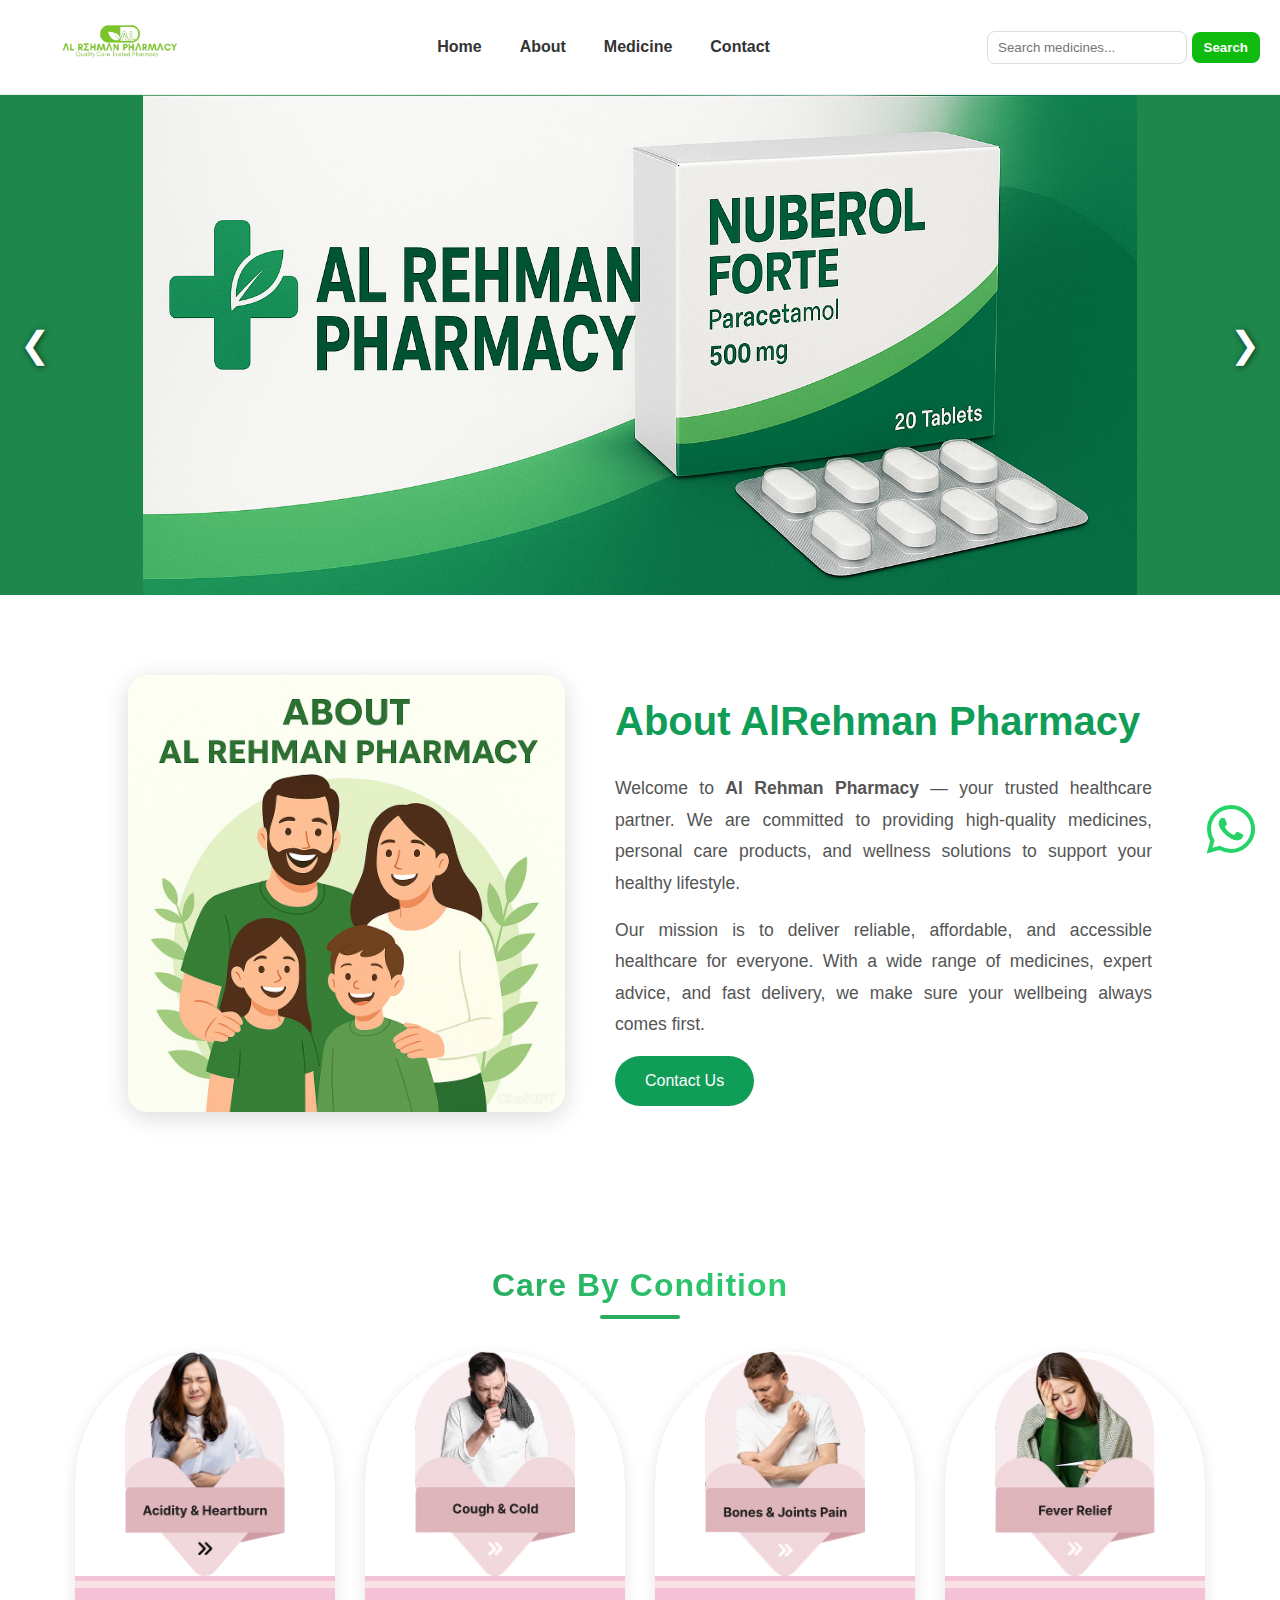
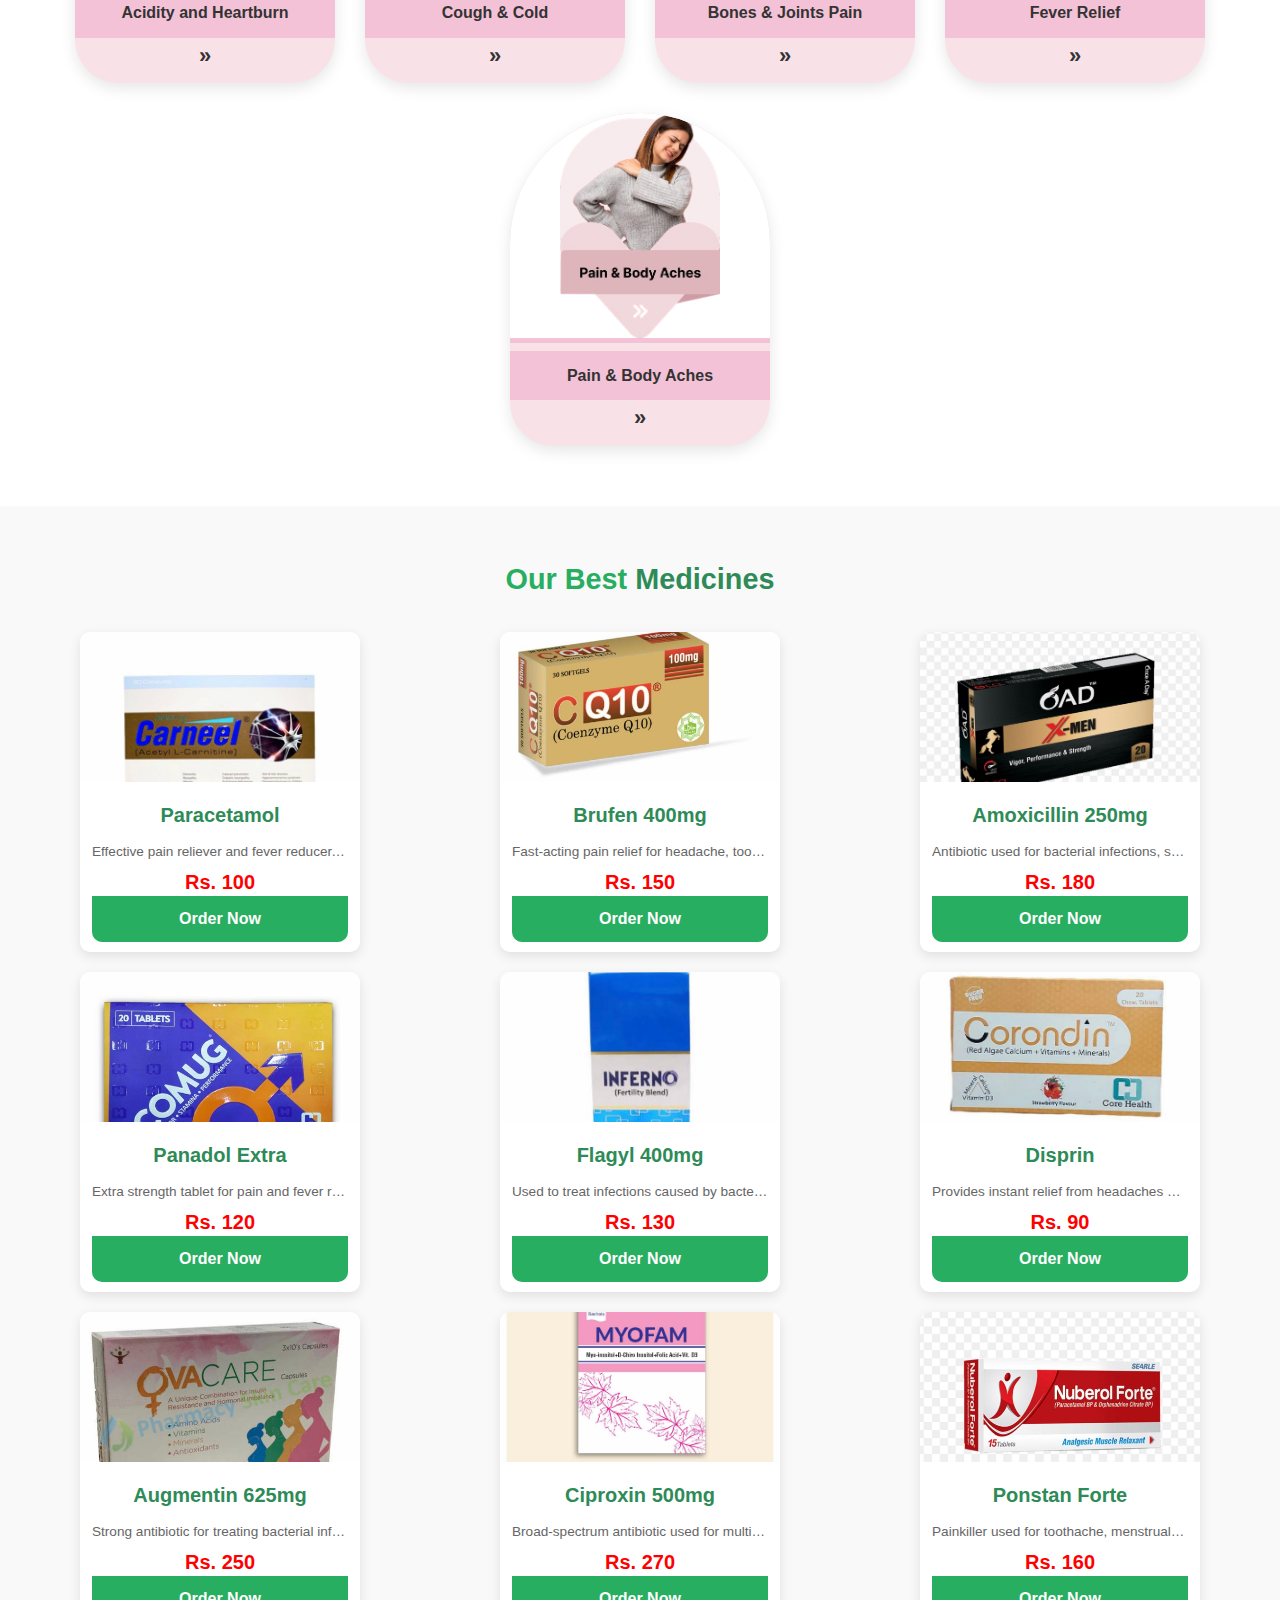
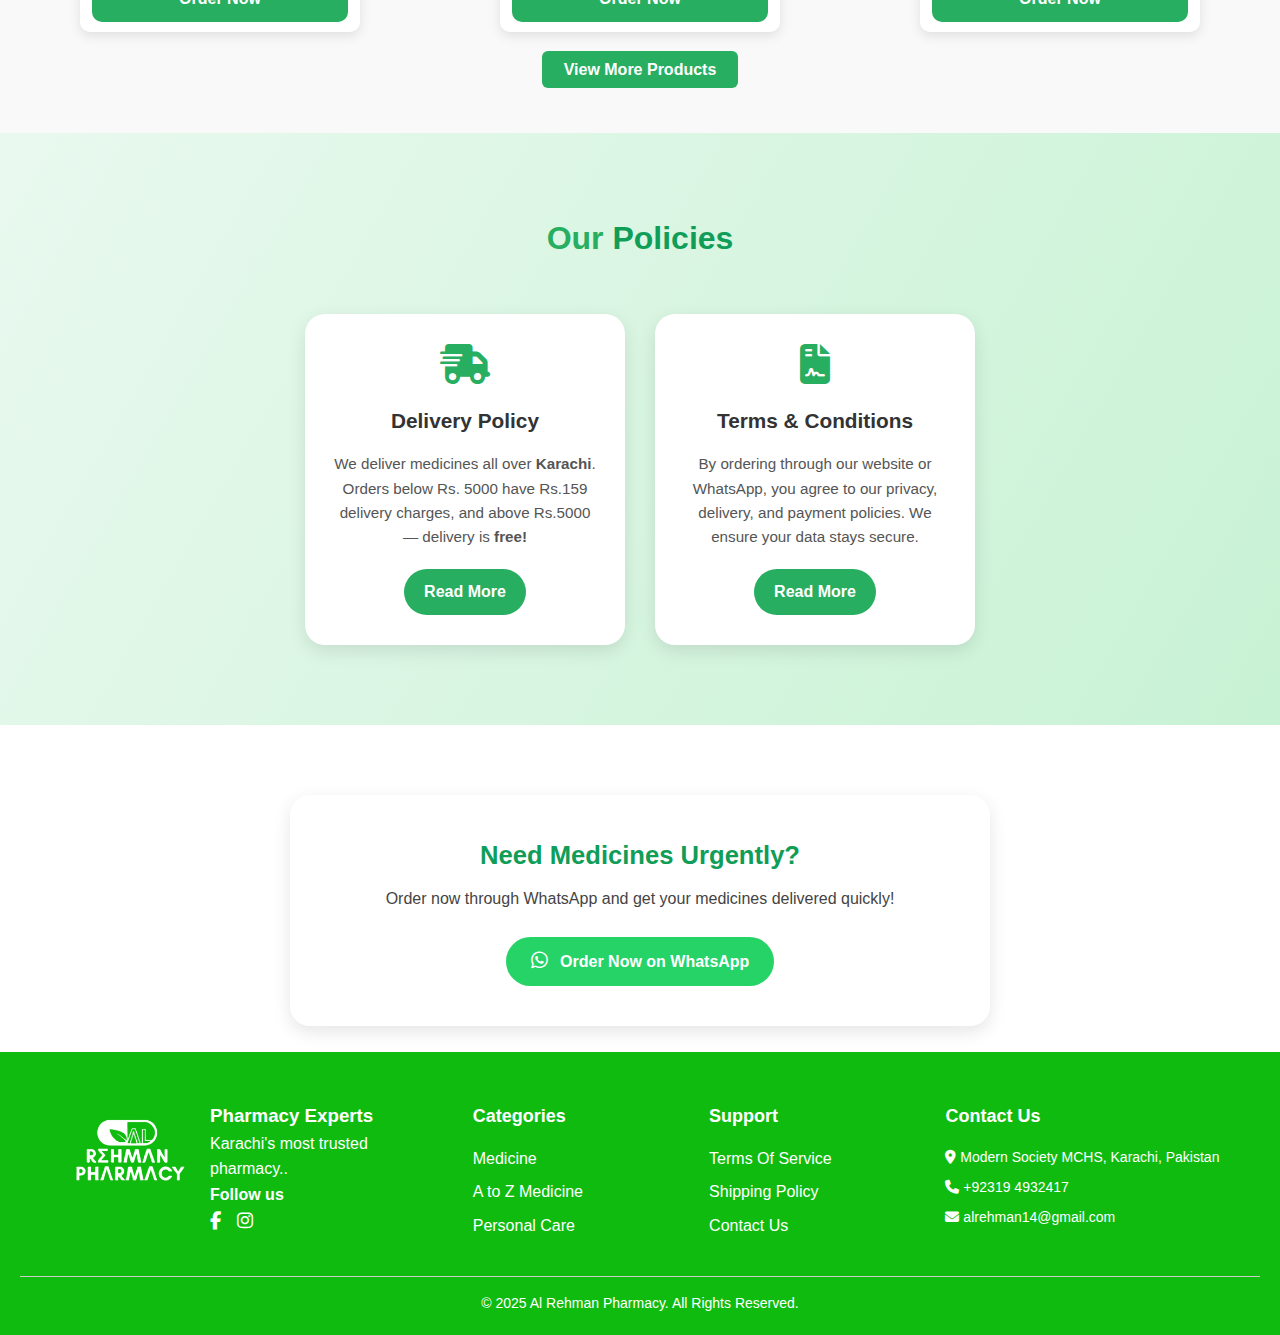
<file: index.html>
<!doctype html>
<html lang="en">
<head>
  <meta charset="utf-8" />
  <meta name="viewport" content="width=device-width, initial-scale=1" />
  <title>Medicine Website - Navbar</title>
  <link rel="stylesheet" href="headerFooter.css">
</head>
<body>
  <style>
/* ===== General Reset ===== */
* {
  margin: 0;
  padding: 0;
  box-sizing: border-box;
  font-family: "Segoe UI", Arial, sans-serif;
}

body {
  color: #333;
  background: #fff;
  line-height: 1.6;
}
.hero-slider {
  position: relative;
  width: 100%;
  max-height: 500px;
  overflow: hidden;
}

.slides {
  display: flex;
  transition: transform 1s ease-in-out;
}

.slide {
  min-width: 100%;
  position: relative;
  display: none;
  opacity: 0;
  transition: opacity 1s ease-in-out;
}

.slide.active {
  display: block;
  opacity: 1;
}

.slide img {
  width: 100%;
  height: auto; /* ✅ Keep image proportion */
  max-height: 500px;
  object-fit: contain; /* ✅ Prevent zoom/crop */
  background-color: #1e874b; /* optional: fills space behind image */
}

.slide-text {
  position: absolute;
  bottom: 30px;
  left: 40px;
  color: #fff;
  text-shadow: 1px 1px 6px rgba(0, 0, 0, 0.6);
}

.slide-text h2 {
  font-size: 36px;
  margin-bottom: 10px;
}

.slide-text p {
  font-size: 18px;
}

/* Navigation */
.slider-nav {
  position: absolute;
  width: 100%;
  top: 50%;
  display: flex;
  justify-content: space-between;
  transform: translateY(-50%);
  padding: 0 20px;
  box-sizing: border-box;
}

.slider-nav span {
  cursor: pointer;
  font-size: 36px;
  color: #fff;
  user-select: none;
  text-shadow: 1px 1px 6px rgba(0, 0, 0, 0.6);
  transition: 0.3s;
}

.slider-nav span:hover {
  color: #0f9d58;
}

/* Responsive */
@media (max-width: 768px) {
  .slide img {
    height: auto;
    max-height: 300px;
    object-fit: contain; /* ✅ Still keeps full image */
  }

  .slide-text h2 {
    font-size: 24px;
  }

  .slide-text p {
    font-size: 14px;
  }

  .slider-nav span {
    font-size: 28px;
  }
}


.care-section {
  text-align: center;
  margin: 60px auto;
  width: 90%;
}

.care-section h2 {
  font-size: 2rem;
  color: #0f9d58;
  font-weight: 600;
  margin-bottom: 40px;
}

/* Container layout */
.care-container {
  display: flex;
  flex-wrap: wrap;
  justify-content: center;
  gap: 30px;
}

/* Each card */
.care-card {
  position: relative;
  background: #f9e1e8;
  border-radius: 150px 150px 50px 50px;
  width: 260px;              /* ✅ Bigger cards look balanced */
  text-align: center;
  overflow: hidden;
  box-shadow: 0 5px 15px rgba(0, 0, 0, 0.1);
  transition: transform 0.3s ease;
  cursor: pointer;
}

.care-card:hover {
  transform: translateY(-8px);
}

.care-card img {
  width: 100%;
  height: 230px;
  object-fit: contain;
  background: #fff !important;
  border-bottom: 5px solid #f4c2d7;
  border-radius: 150px 150px 0 0;
}

.care-card h3 {
  background: #f4c2d7;
  color: #333;
  font-size: 1rem;
  padding: 12px 0;
  margin: 0;
}

.care-card .arrow {
  display: block;
  font-size: 22px;
  color: #333;
  padding-bottom: 10px;
  font-weight: bold;
}

/* ===== Responsive Layout ===== */
@media (min-width: 993px) {
  /* ✅ 3 cards in first row, 2 in second row */
  .care-card:nth-child(-n+3) {
    flex-basis: 260px;
  }
  .care-card:nth-child(n+4) {
    flex-basis: 260px;
  }
}

@media (max-width: 992px) {
  .care-card {
    width: 45%;
  }
}

@media (max-width: 600px) {
  .care-card {
    width: 90%;
  }
}


.about-section {
  background-color: #fff;
  padding: 80px 10%;
  display: flex;
  justify-content: center;
  align-items: center;
}

.about-container {
  display: flex;
  flex-wrap: wrap;
  align-items: center;
  gap: 50px;
  max-width: 1200px;
}

/* Image section */
.about-image {
  flex: 1 1 400px;
  text-align: center;
}

.about-image img {
  width: 100%;
  max-width: 450px;
  border-radius: 20px;
  box-shadow: 0 5px 25px rgba(0, 0, 0, 0.15);
}

/* Content section */
.about-content {
  flex: 1 1 500px;
}

.about-content h2 {
  font-size: 2.5rem;
  color: #333;
  margin-bottom: 20px;
}

.about-content h2 span {
  color: #0f9d58; /* soft pink accent */
}

.about-content p {
  color: #555;
  font-size: 1.1rem;
  line-height: 1.8;
  margin-bottom: 15px;
  text-align: justify;
}

/* Button style */
.about-btn {
  display: inline-block;
  background-color: #0f9d58;
  color: #fff;
  padding: 12px 30px;
  border-radius: 30px;
  text-decoration: none;
  font-weight: 500;
  transition: all 0.3s ease;
}

.about-btn:hover {
  background-color: #0f9d58;
  transform: translateY(-3px);
}

/* Responsive */
@media (max-width: 900px) {
  .about-container {
    flex-direction: column;
    text-align: center;
  }

  .about-content {
    text-align: center;
  }

  .about-content h2 {
    font-size: 2rem;
  }

  .about-image img {
    max-width: 350px;
  }
}


.medicine-section {
  text-align: center;
  padding: 50px 20px;
  background-color: #f9f9f9;
}

.medicine-section h2 {
  font-size: 1.8rem;
  color: #2e8b57;
  margin-bottom: 30px;
}

.medicine-section h2 span {
  color: #27ae60;
}

.medicine-container {
  display: grid;
  grid-template-columns: repeat(3, 1fr);
  gap: 20px;
  justify-items: center;
}

.medicine-card {
  background: #fff;
  border-radius: 10px;
  box-shadow: 0 4px 12px rgba(0, 0, 0, 0.1);
  overflow: hidden;
  width: 280px;
  display: flex;
  flex-direction: column;
  justify-content: space-between;
  transition: 0.3s ease;
  height: 320px; /* 👈 Card height fixed */
}

.medicine-card:hover {
  transform: translateY(-5px);
  box-shadow: 0 8px 18px rgba(0, 0, 0, 0.15);
}

.medicine-image img {
  width: 100%;
  height: 150px;
  object-fit: cover;
}

.medicine-details {
  padding: 10px 12px;
  flex-grow: 1;
}

.medicine-name {
  font-size: 20px!important;
  color: #333;
  margin-bottom: 6px;
  font-weight: 600;
}

.medicine-description {
  font-size: 0.85rem;
  color: #666;
  margin-bottom: 8px;
  margin-top: -20px;
  white-space: nowrap;
  overflow: hidden;
  text-overflow: ellipsis;}

.medicine-price {
  font-size: 20px;
  font-weight: bold;
  color: red;
  margin-top: -5px;
}

.order-btn {
  background-color: #27ae60;
  color: white;
  text-decoration: none;
  padding: 10px;
  display: block;
  text-align: center;
  font-weight: 600;
  border-radius: 0 0 10px 10px;
  transition: 0.3s;
  margin-top: -2px; /* 👈 Keeps button at bottom */
}

.order-btn:hover {
  background-color: #1f8e4e;
}

.view-more {
  text-align: center; 
  margin-top: 30px;   /* spacing from cards */
}

.more-btn {
  background: #27ae60;
  color: #fff;
  padding: 10px 22px;
  text-decoration: none;
  border-radius: 6px;
  font-weight: 600;
  transition: 0.3s;
}

.more-btn:hover {
  background: #1e874b;
}


/* Responsive */
@media (max-width: 900px) {
  .medicine-container {
    grid-template-columns: repeat(2, 1fr);
  }
}

@media (max-width: 600px) {
  .medicine-container {
    grid-template-columns: 1fr;
  }
}


.policy-section {
  text-align: center;
  padding: 80px 20px;
  background: linear-gradient(120deg, #e9f9ef, #c8f2d4);
}

.policy-section h2 {
  font-size: 2rem;
  color: #0f9d58;
  margin-bottom: 50px;
  font-weight: 700;
}

.policy-section h2 span {
  color: #27ae60;
}

.policy-container {
  display: flex;
  flex-wrap: wrap;
  justify-content: center;
  gap: 30px;
}

.policy-card {
  background: #fff;
  border-radius: 20px;
  width: 320px;
  padding: 30px 25px;
  box-shadow: 0 6px 18px rgba(0, 0, 0, 0.1);
  transition: 0.4s ease;
  text-align: center;
}

.policy-card i {
  font-size: 40px;
  color: #27ae60;
  margin-bottom: 20px;
}

.policy-card:hover {
  transform: translateY(-8px);
  box-shadow: 0 8px 20px rgba(0, 0, 0, 0.15);
}

.policy-card h3 {
  font-size: 1.3rem;
  color: #333;
  margin-bottom: 15px;
}

.policy-card p {
  color: #555;
  font-size: 0.95rem;
  line-height: 1.6;
  margin-bottom: 20px;
}

.policy-btn {
  display: inline-block;
  background: #27ae60;
  color: #fff;
  text-decoration: none;
  padding: 10px 20px;
  border-radius: 30px;
  transition: 0.3s;
  font-weight: 600;
}

.policy-btn:hover {
  background: #1e874b;
}

@media (max-width: 768px) {
  .policy-card {
    width: 90%;
  }
}


/* Order Now Box */
.order-now {
  text-align: center;
  margin-top: 70px;
  background: #fff;
  border-radius: 20px;
  padding: 40px 25px;
  width: 80%;
  max-width: 700px;
  margin-left: auto;
  margin-right: auto;
  box-shadow: 0 6px 18px rgba(0, 0, 0, 0.1);
}

.order-now h3 {
  font-size: 1.6rem;
  color: #0f9d58;
  margin-bottom: 10px;
}

.order-now p {
  color: #444;
  font-size: 1rem;
  margin-bottom: 25px;
}

.whatsapp-btn {
  display: inline-block;
  background: #25d366;
  color: white;
  padding: 12px 25px;
  border-radius: 40px;
  text-decoration: none;
  font-weight: 600;
  font-size: 1rem;
  transition: 0.3s ease;
}

.whatsapp-btn i {
  margin-right: 8px;
  font-size: 1.2rem;
}

.whatsapp-btn:hover {
  background: #1ebe5d;
  transform: scale(1.05);
}

@media (max-width: 768px) {
  .policy-card {
    width: 90%;
  }
  .order-now {
    width: 95%;
  }
  }

.section-heading {
  text-align: center;
  font-size: 2.2rem;
  font-weight: 700;
  color: #2e8b57;
  position: relative;
  display: inline-block;
  margin: 40px auto 60px;
  text-transform: capitalize;
  letter-spacing: 1px;
}

.section-heading span {
  color: #27ae60;
}

.section-heading::after {
  content: "";
  display: block;
  width: 80px;
  height: 4px;
  background: linear-gradient(90deg, #27ae60, #a8e6a1);
  margin: 10px auto 0;
  border-radius: 2px;
}

.section-title {
  font-size: 2.2rem;
  font-weight: 700;
  background: linear-gradient(90deg, #27ae60, #2ecc71);
  -webkit-background-clip: text;
  -webkit-text-fill-color: transparent;
  position: relative;
  display: inline-block;
  margin-bottom: 30px;
  letter-spacing: 1px;
}

.section-title::after {
  content: "";
  position: absolute;
  bottom: -8px;
  left: 50%;
  transform: translateX(-50%);
  width: 80px;
  height: 4px;
  background: #27ae60;
  border-radius: 2px;
}



  </style>

    <!-- Navbar -->
  <header class="navbar">
    <a href="index.html" class="brand">
    <img src="./images/navlogo.png" alt="Site Logo" /></a>

    <button class="menu-toggle" aria-label="Toggle menu" id="menuToggle">☰</button>

    <nav class="nav-center" aria-label="Primary">
      <ul class="nav-links">
        <li><a href="index.html">Home</a></li>
        <li><a href="about.html">About</a></li>
        <li><a href="medicine.html">Medicine</a></li>
        <li><a href="contact.html">Contact</a></li>
      </ul>
    </nav>

 <div class="search-wrap">
    <form id="searchForm">
      <input id="searchInput" type="search" placeholder="Search medicines..." />
      <button type="submit">Search</button>
    </form>
  </div>
</header>
  </header>

  <!-- Mobile menu (hidden on larger screens) -->
 <div class="mobile-menu" id="mobileMenu">
  <ul class="nav-links">
    <li><a href="index.html">Home</a></li>
    <li><a href="about.html">About</a></li>
    <li><a href="medicine.html">Medicine</a></li>
    <li><a href="contact.html">Contact</a></li>
  </ul>
  
 <div class="search-wrap-mobile">
    <form id="searchFormMobile">
      <input id="searchInputMobile" type="search" placeholder="Search medicines..." />
      <button type="submit">Search</button>
    </form>
  </div>
</div>

<!-- WhatsApp Floating Button -->
<a href="https://wa.me/+923194932417" class="whatsapp-float" target="_blank">
  <i class="fa-brands fa-whatsapp"></i>
</a>




 <section class="hero-slider">
  <div class="slides">

    <div class="slide active">
      <img src="./images/banner1.png" alt="banner 1">
    </div>

    <div class="slide">
      <img src="./images/banner2.png" alt="banner 2">
      <div class="slide-text">
        <!-- Optional text content here -->
      </div>
    </div>

    <div class="slide">
      <img src="./images/banner3.png" alt="banner 3">
    </div>

    <div class="slide">
      <img src="./images/banner4.png" alt="banner 4">
    </div>

  </div>

  <!-- Navigation buttons -->
  <div class="slider-nav">
    <span class="prev">&#10094;</span>
    <span class="next">&#10095;</span>
  </div>
</section>



<section class="about-section" id="about">
  <div class="about-container">
    <div class="about-image">
      <img src="./images/about.jpg" alt="About Al Rehman Pharmacy">
    </div>

    <div class="about-content">
      <h2><span>About AlRehman Pharmacy</span></h2>
      <p>
        Welcome to <strong>Al Rehman Pharmacy</strong> — your trusted healthcare partner.
        We are committed to providing high-quality medicines, personal care products,
        and wellness solutions to support your healthy lifestyle.
      </p>

      <p>
        Our mission is to deliver reliable, affordable, and accessible healthcare for everyone.
        With a wide range of medicines, expert advice, and fast delivery,
        we make sure your wellbeing always comes first.
      </p>

      <a href="contact.html" class="about-btn">Contact Us</a>
    </div>
  </div>
</section>



<section class="care-section">
<h2 class="section-title">Care By Condition</h2>

  <div class="care-container">
    <div class="care-card">
      <img src="images/condition1.png" alt="Hair Fall">
      <h3>Acidity and Heartburn</h3>
      <span class="arrow">»</span>
    </div>

    <div class="care-card">
      <img src="images/4cough-relief-removebg-preview.png" alt="Cough & Cold">
      <h3>Cough & Cold</h3>
      <span class="arrow">»</span>
    </div>

    <div class="care-card">
      <img src="images/4bones-joints-care-removebg-preview.png" alt="Bones & Joints Pain">
      <h3>Bones & Joints Pain</h3>
      <span class="arrow">»</span>
    </div>

    <div class="care-card">
      <img src="images/4pain-fever-relief-removebg-preview.png" alt="Fever Relief">
      <h3>Fever Relief</h3>
      <span class="arrow">»</span>
    </div>

    <div class="care-card">
      <img src="images/4body-pain-removebg-preview.png" alt="Pain & Body Aches">
      <h3>Pain & Body Aches</h3>
      <span class="arrow">»</span>
    </div>
  </div>
</section>


<section class="medicine-section">
  <h2><span>Our Best</span> Medicines</h2>

  <div class="medicine-container">
    <!-- Card 1 -->
    <div class="medicine-card">
      <div class="medicine-image">
        <img src="./images/tab-2.jpg" alt="Paracetamol">
      </div>
      <div class="medicine-details">
        <h2 class="medicine-name">Paracetamol </h2>
        <p class="medicine-description">
          Effective pain reliever and fever reducer. Suitable for headaches, muscle aches, and minor arthritis pain.
        </p>
        <div class="medicine-price">Rs. 100</div>
        <a href="https://wa.me/923194932417" target="_blank" class="order-btn">Order Now</a>
      </div>
    </div>

    <!-- Card 2 -->
    <div class="medicine-card">
      <div class="medicine-image">
        <img src="./images/tab-3.jpg" alt="Brufen 400mg">
      </div>
      <div class="medicine-details">
        <h2 class="medicine-name">Brufen 400mg</h2>
        <p class="medicine-description">
          Fast-acting pain relief for headache, toothache, and muscle pain.
        </p>
        <div class="medicine-price">Rs. 150</div>
        <a href="https://wa.me/923194932417" target="_blank" class="order-btn">Order Now</a>
      </div>
    </div>

    <!-- Card 3 -->
    <div class="medicine-card">
      <div class="medicine-image">
        <img src="./images/tab-4.jpg" alt="Amoxicillin 250mg">
      </div>
      <div class="medicine-details">
        <h2 class="medicine-name">Amoxicillin 250mg</h2>
        <p class="medicine-description">
          Antibiotic used for bacterial infections, safe and effective.
        </p>
        <div class="medicine-price">Rs. 180</div>
        <a href="https://wa.me/923194932417" target="_blank" class="order-btn">Order Now</a>
      </div>
    </div>

    <!-- Card 4 -->
    <div class="medicine-card">
      <div class="medicine-image">
        <img src="./images/tab-5.jpg" alt="Panadol Extra">
      </div>
      <div class="medicine-details">
        <h2 class="medicine-name">Panadol Extra</h2>
        <p class="medicine-description">
          Extra strength tablet for pain and fever relief.
        </p>
        <div class="medicine-price">Rs. 120</div>
        <a href="https://wa.me/923194932417" target="_blank" class="order-btn">Order Now</a>
      </div>
    </div>

    <!-- Card 5 -->
    <div class="medicine-card">
      <div class="medicine-image">
        <img src="./images/tab-6.jpg" alt="Flagyl 400mg">
      </div>
      <div class="medicine-details">
        <h2 class="medicine-name">Flagyl 400mg</h2>
        <p class="medicine-description">
          Used to treat infections caused by bacteria and parasites.
        </p>
        <div class="medicine-price">Rs. 130</div>
        <a href="https://wa.me/923194932417" target="_blank" class="order-btn">Order Now</a>
      </div>
    </div>

    <!-- Card 6 -->
    <div class="medicine-card">
      <div class="medicine-image">
        <img src="./images/tab-7.jpg" alt="Disprin">
      </div>
      <div class="medicine-details">
        <h2 class="medicine-name">Disprin</h2>
        <p class="medicine-description">
          Provides instant relief from headaches and cold symptoms.
        </p>
        <div class="medicine-price">Rs. 90</div>
        <a href="https://wa.me/923194932417" target="_blank" class="order-btn">Order Now</a>
      </div>
    </div>

    <!-- Card 7 -->
    <div class="medicine-card">
      <div class="medicine-image">
        <img src="./images/tab-8.jpg" alt="Augmentin 625mg">
      </div>
      <div class="medicine-details">
        <h2 class="medicine-name">Augmentin 625mg</h2>
        <p class="medicine-description">
          Strong antibiotic for treating bacterial infections effectively.
        </p>
        <div class="medicine-price">Rs. 250</div>
        <a href="https://wa.me/923194932417" target="_blank" class="order-btn">Order Now</a>
      </div>
    </div>

    <!-- Card 8 -->
    <div class="medicine-card">
      <div class="medicine-image">
        <img src="./images/tab-9.jpg" alt="Ciproxin 500mg">
      </div>
      <div class="medicine-details">
        <h2 class="medicine-name">Ciproxin 500mg</h2>
        <p class="medicine-description">
          Broad-spectrum antibiotic used for multiple bacterial infections.
        </p>
        <div class="medicine-price">Rs. 270</div>
        <a href="https://wa.me/923194932417" target="_blank" class="order-btn">Order Now</a>
      </div>
    </div>

    <!-- Card 9 -->
    <div class="medicine-card">
      <div class="medicine-image">
        <img src="./images/tab-10.jpg" alt="Ponstan Forte">
      </div>
      <div class="medicine-details">
        <h2 class="medicine-name">Ponstan Forte</h2>
        <p class="medicine-description">
          Painkiller used for toothache, menstrual pain, and muscle pain.
        </p>
        <div class="medicine-price">Rs. 160</div>
        <a href="https://wa.me/923194932417" target="_blank" class="order-btn">Order Now</a>
      </div>
    </div>
  </div>
<br>
  <div class="more-btn-container">
    <a href="medicine.html" class="more-btn">View More Products</a>
  </div>
</section>


 
 <section class="policy-section">
  <h2><span>Our</span> Policies</h2>

  <div class="policy-container">
    <div class="policy-card">
      <i class="fa-solid fa-truck-fast"></i>
      <h3>Delivery Policy</h3>
      <p>We deliver medicines all over <strong>Karachi</strong>. Orders below Rs. 5000 have Rs.159 delivery charges, and above Rs.5000 — delivery is <strong>free!</strong></p>
      <a href="/footer/Shipping.html" class="policy-btn">Read More</a>
    </div>

    <div class="policy-card">
      <i class="fa-solid fa-file-contract"></i>
      <h3>Terms & Conditions</h3>
      <p>By ordering through our website or WhatsApp, you agree to our privacy, delivery, and payment policies. We ensure your data stays secure.</p>
      <a href="/footer/TermsCondition.html" class="policy-btn">Read More</a>
    </div>
  </div>
</section>


 <div class="order-now">
    <h3>Need Medicines Urgently?</h3>
    <p>Order now through WhatsApp and get your medicines delivered quickly!</p>
    <a href="https://wa.me/923194932417" target="_blank" class="whatsapp-btn">
      <i class="fa-brands fa-whatsapp"></i> Order Now on WhatsApp
    </a>
  </div>
</section>

<br>

<div id="footer"></div>



  <script src="app.js"></script>
</body>
</html>
</file>
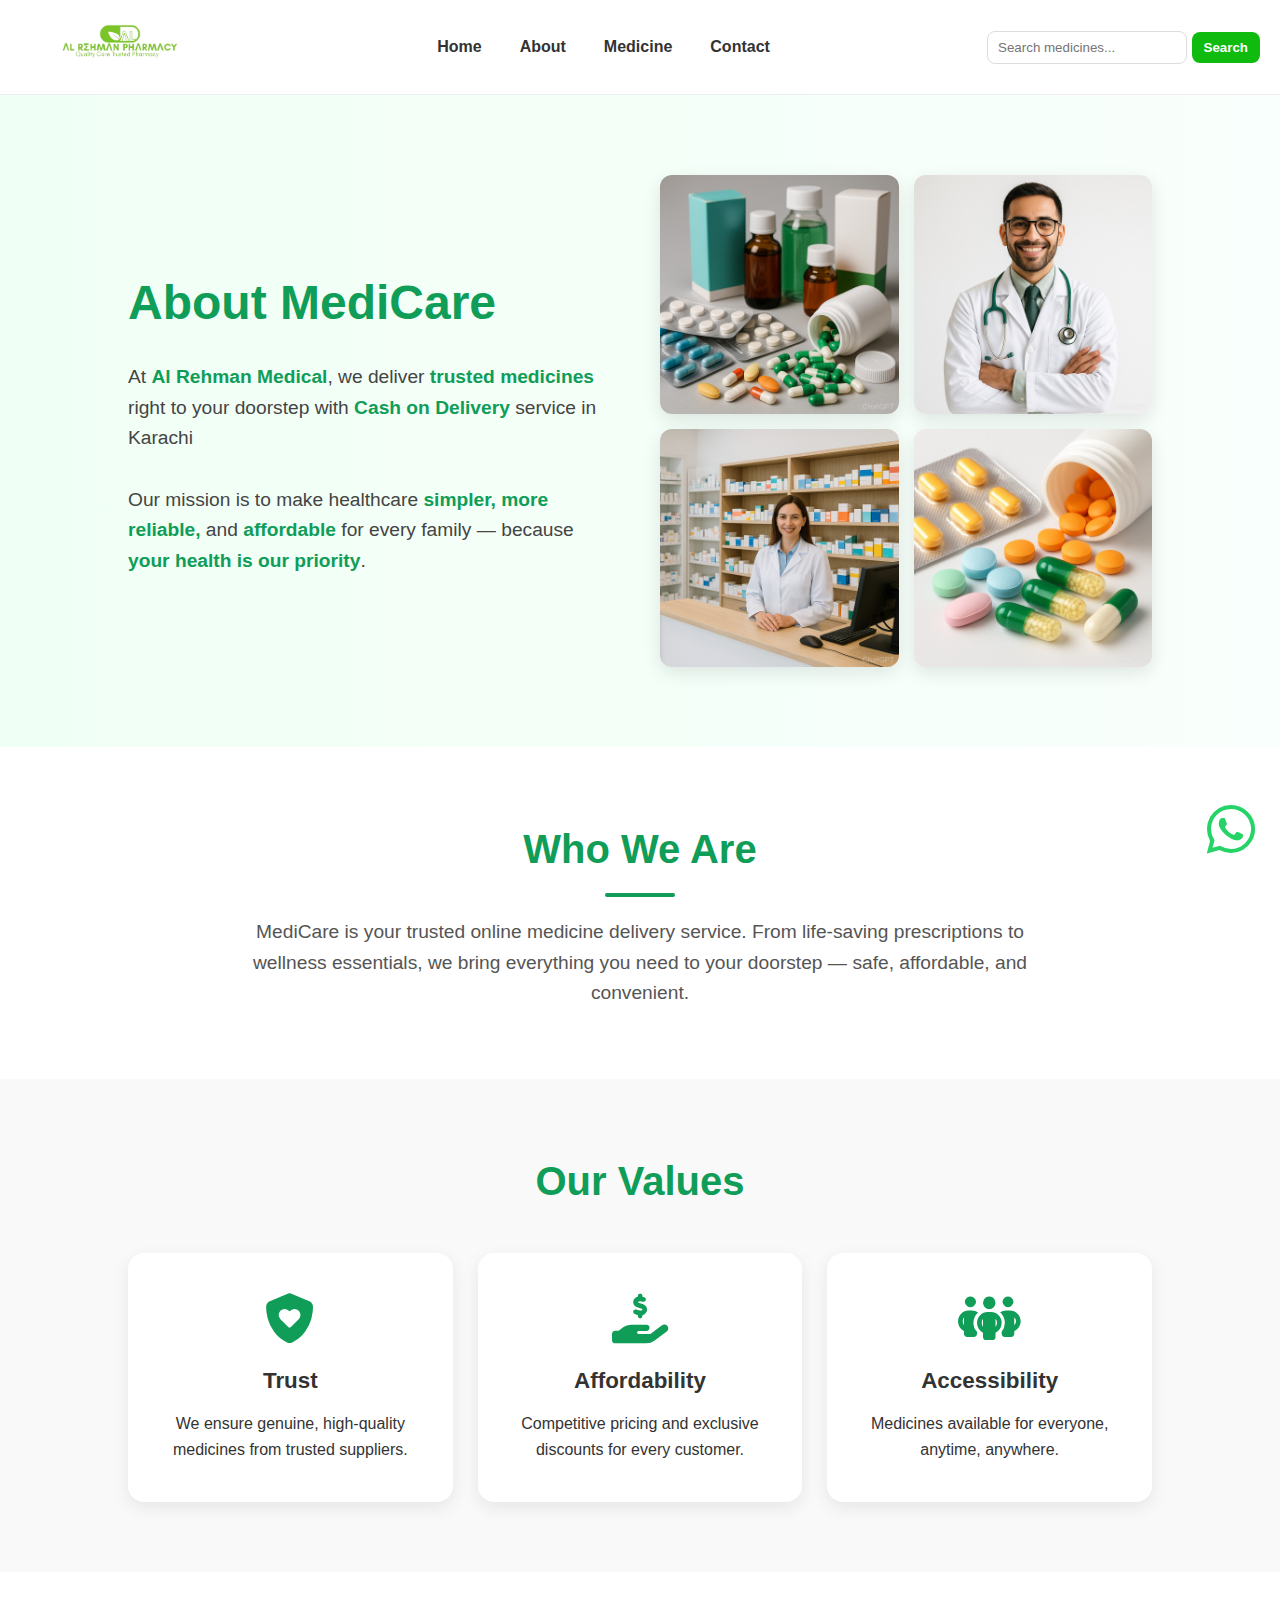
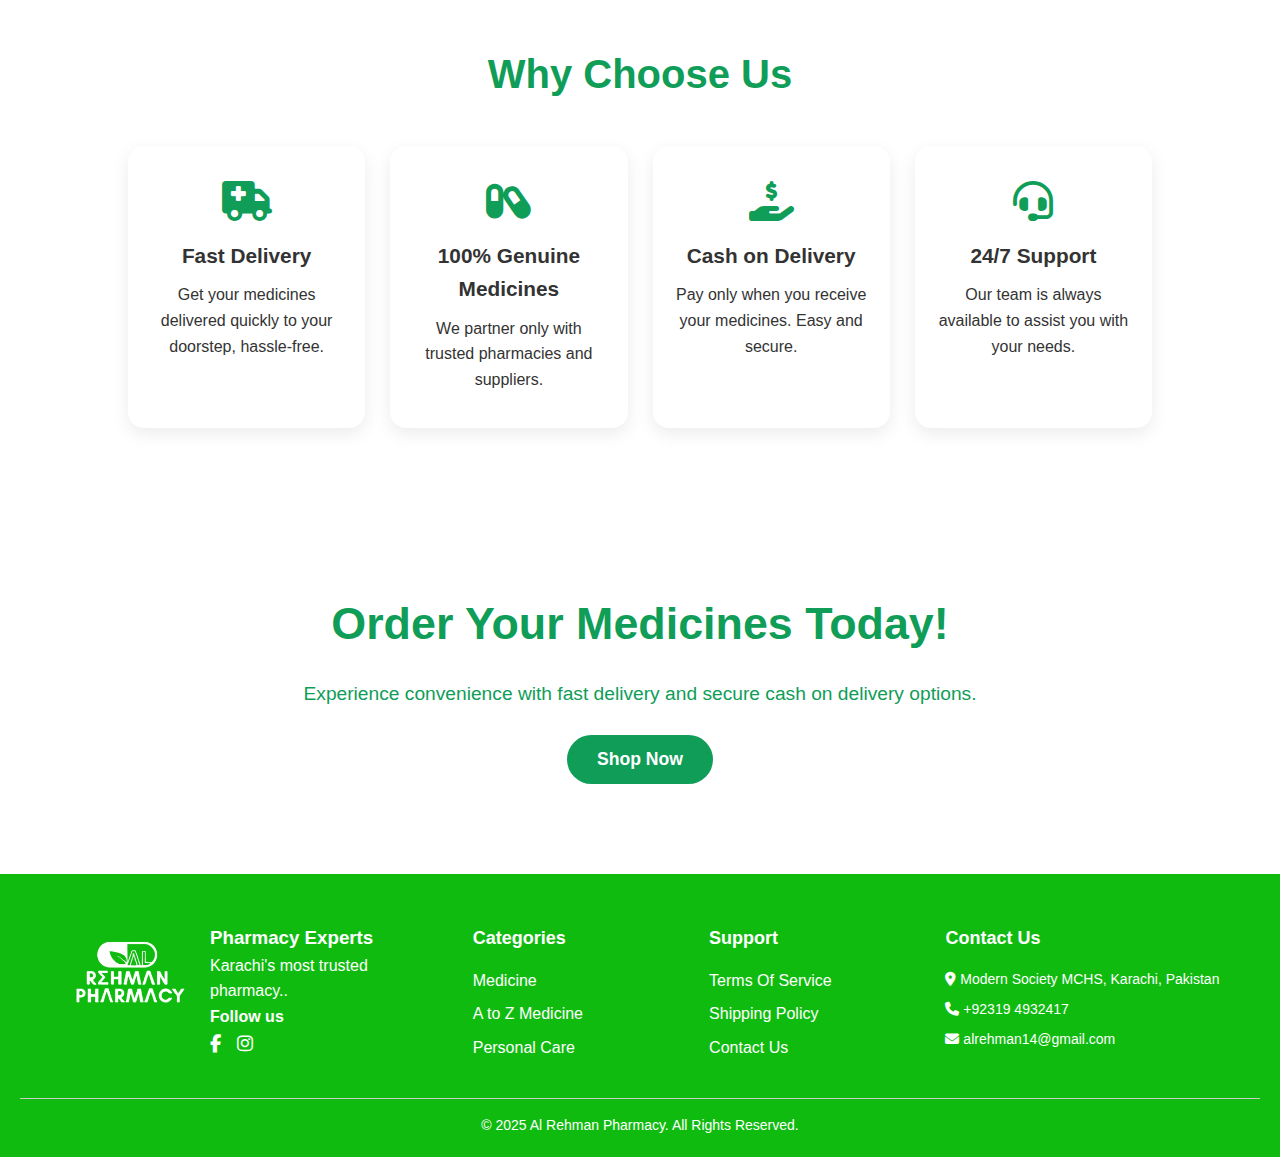
<file: About.html>
<!DOCTYPE html>
<html lang="en">
<head>
  <meta charset="UTF-8">
  <meta name="viewport" content="width=device-width, initial-scale=1.0">
  <title>MediCare - About Us</title>
  <!-- Font Awesome -->
  <link rel="stylesheet" href="https://cdnjs.cloudflare.com/ajax/libs/font-awesome/6.5.2/css/all.min.css" crossorigin="anonymous" referrerpolicy="no-referrer"/>
  <link rel="stylesheet" href="headerFooter.css">
  <style>
   


/* ===== General Reset ===== */
* {
  margin: 0;
  padding: 0;
  box-sizing: border-box;
  font-family: "Segoe UI", Arial, sans-serif;
}

body {
  color: #333;
  background: #fff;
  line-height: 1.6;
}

/* ===== Hero Section ===== */
.hero {
  display: grid;
  grid-template-columns: 1fr 1fr;
  align-items: center;
  gap: 40px;
  padding: 80px 10%;
  background: linear-gradient(to right, #f0fff5, #f9fffc);
}

.hero-text h1 {
  color: #0f9d58;
  font-size: 3rem;
  margin-bottom: 20px;
}

.hero-text p {
  font-size: 1.2rem;
  color: #444;
}

.hero-text b {
  color: #0f9d58;
}

.hero-images {
  display: grid;
  grid-template-columns: repeat(2, 1fr);
  gap: 15px;
}

.hero-images img {
  width: 100%;
  border-radius: 12px;
  box-shadow: 0 6px 18px rgba(0, 0, 0, 0.1);
  transition: 0.3s;
}

.hero-images img:hover {
  transform: scale(1.05);
}

/* ===== About Section ===== */
.about {
  text-align: center;
  padding: 70px 10%;
}

.about h2 {
  font-size: 2.5rem;
  color: #0f9d58;
  margin-bottom: 20px;
  position: relative;
}

.about h2::after {
  content: "";
  width: 70px;
  height: 4px;
  background: #0f9d58;
  display: block;
  margin: 12px auto 0;
  border-radius: 5px;
}

.about p {
  font-size: 1.2rem;
  max-width: 800px;
  margin: auto;
  color: #555;
}

/* ===== Our Values ===== */
.values {
  padding: 70px 10%;
  background: #f9f9f9;
  text-align: center;
}

.values h2 {
  font-size: 2.5rem;
  color: #0f9d58;
}

.value-grid {
  display: grid;
  grid-template-columns: repeat(3, 1fr);
  gap: 25px;
  margin-top: 40px;
}

.value-card {
  background: #fff;
  padding: 40px 20px;
  border-radius: 16px;
  box-shadow: 0 6px 18px rgba(0,0,0,0.08);
  transition: 0.3s;
}

.value-card i {
  font-size: 50px;
  color: #0f9d58;
  margin-bottom: 20px;
}

.value-card h3 {
  margin-bottom: 12px;
  font-size: 1.4rem;
}

.value-card:hover {
  transform: translateY(-10px);
  box-shadow: 0 12px 28px rgba(0,0,0,0.12);
}

/* ===== Features ===== */
.features {
  padding: 70px 10%;
  text-align: center;
}

.features h2 {
  font-size: 2.5rem;
  color: #0f9d58;
}

.feature-grid {
  display: grid;
  grid-template-columns: repeat(4, 1fr);
  gap: 25px;
  margin-top: 40px;
}

.feature {
  background: #fff;
  padding: 35px 20px;
  border-radius: 16px;
  box-shadow: 0 6px 18px rgba(0,0,0,0.08);
  transition: 0.3s;
}

.feature i {
  font-size: 40px;
  color: #0f9d58;
  margin-bottom: 18px;
}

.feature h3 {
  margin-bottom: 10px;
  font-size: 1.3rem;
}

.feature:hover {
  transform: translateY(-10px);
  box-shadow: 0 12px 28px rgba(0,0,0,0.12);
}

/* ===== Call To Action ===== */
.cta {
  text-align: center;
  padding: 90px 10%;
 
  color: #0f9d58;
}

.cta h2 {
  font-size: 2.8rem;
  margin-bottom: 20px;
}

.cta p {
  font-size: 1.2rem;
  margin-bottom: 25px;
}

.cta button {
  padding: 14px 30px;
  border: none;
  border-radius: 50px;
  background: #0f9d58;
  color: #fff;
  font-weight: bold;
  font-size: 1.1rem;
  cursor: pointer;
  transition: 0.3s;
}

.cta button:hover {
  background: #ffd700;
  color: #000;
}

/* ===== Responsive Media Queries ===== */
@media (max-width: 992px) {
  .hero {
    grid-template-columns: 1fr;
    text-align: center;
  }

  .hero-images {
    grid-template-columns: 1fr 1fr;
  }

  .value-grid {
    grid-template-columns: repeat(2, 1fr);
  }

  .feature-grid {
    grid-template-columns: repeat(2, 1fr);
  }

  .menu-toggle {
    display: block;
  }

  .nav-links,
  .search-wrap {
    display: none;
  }
}

@media (max-width: 576px) {
  .hero-images {
    grid-template-columns: 1fr;
  }

  .value-grid,
  .feature-grid {
    grid-template-columns: 1fr;
  }

  .about h2,
  .values h2,
  .features h2,
  .cta h2 {
    font-size: 2rem;
  }
}

  </style>

 <!-- Navbar -->
  <header class="navbar">
    <a href="index.html" class="brand">
    <img src="/images/navlogo.png" alt="Site Logo" /></a>

    <button class="menu-toggle" aria-label="Toggle menu" id="menuToggle">☰</button>

    <nav class="nav-center" aria-label="Primary">
      <ul class="nav-links">
        <li><a href="index.html">Home</a></li>
        <li><a href="about.html">About</a></li>
        <li><a href="/medicine.html">Medicine</a></li>
        <li><a href="contact.html">Contact</a></li>
      </ul>
    </nav>

   <div class="search-wrap">
    <form id="searchForm">
      <input id="searchInput" type="search" placeholder="Search medicines..." />
      <button type="submit">Search</button>
    </form>
  </div>
</header>
  </header>

  <!-- Mobile menu (hidden on larger screens) -->
 <div class="mobile-menu" id="mobileMenu">
  <ul class="nav-links">
    <li><a href="index.html">Home</a></li>
    <li><a href="about.html">About</a></li>
    <li><a href="medicine.html">Medicine</a></li>
    <li><a href="contact.html">Contact</a></li>
  </ul>
<div class="search-wrap-mobile">
    <form id="searchFormMobile">
      <input id="searchInputMobile" type="search" placeholder="Search medicines..." />
      <button type="submit">Search</button>
    </form>
  </div>
</div>


<!-- WhatsApp Floating Button -->
<a href="https://wa.me/+923194932417" class="whatsapp-float" target="_blank">
  <i class="fa-brands fa-whatsapp"></i>
</a>

 <!-- Hero -->
<section class="hero">
  
  <!-- Left Side: Text -->
  <div class="hero-text">
    <h1>About MediCare</h1>
    <p>
      At <b>Al Rehman Medical</b>, we deliver <b>trusted medicines</b> right to your doorstep 
      with <b>Cash on Delivery</b> service in Karachi <br><br>
      Our mission is to make healthcare <b>simpler, more reliable,</b> and 
      <b>affordable</b> for every family — because <b>your health is our priority</b>.
    </p>
  </div>

  <!-- Right Side: Images -->
  <div class="hero-images">
    <img src="/images/medicine.jpg" alt="Medicines">
    <img src="/images/doctor.jpg" alt="Doctor">
    <img src="/images/pharmacy.jpg" alt="Pharmacy">
    <img src="/images/tablets.jpg" alt="Tablets">
  </div>

</section>


  <!-- About -->
  <section class="about">
    <h2>Who We Are</h2>
    <p>MediCare is your trusted online medicine delivery service. From life-saving prescriptions to wellness essentials, 
    we bring everything you need to your doorstep — safe, affordable, and convenient.</p>
  </section>

  <!-- Our Values -->
  <section class="values">
    <h2>Our Values</h2>
    <div class="value-grid">
      <div class="value-card">
        <i class="fa-solid fa-shield-heart"></i>
        <h3>Trust</h3>
        <p>We ensure genuine, high-quality medicines from trusted suppliers.</p>
      </div>
      <div class="value-card">
        <i class="fa-solid fa-hand-holding-dollar"></i>
        <h3>Affordability</h3>
        <p>Competitive pricing and exclusive discounts for every customer.</p>
      </div>
      <div class="value-card">
        <i class="fa-solid fa-people-group"></i>
        <h3>Accessibility</h3>
        <p>Medicines available for everyone, anytime, anywhere.</p>
      </div>
    </div>
  </section>

  <!-- Why Choose Us -->
  <section class="features">
    <h2>Why Choose Us</h2>
    <div class="feature-grid">
      <div class="feature">
        <i class="fa-solid fa-truck-medical"></i>
        <h3>Fast Delivery</h3>
        <p>Get your medicines delivered quickly to your doorstep, hassle-free.</p>
      </div>
      <div class="feature">
        <i class="fa-solid fa-capsules"></i>
        <h3>100% Genuine Medicines</h3>
        <p>We partner only with trusted pharmacies and suppliers.</p>
      </div>
      <div class="feature">
        <i class="fa-solid fa-hand-holding-dollar"></i>
        <h3>Cash on Delivery</h3>
        <p>Pay only when you receive your medicines. Easy and secure.</p>
      </div>
      <div class="feature">
        <i class="fa-solid fa-headset"></i>
        <h3>24/7 Support</h3>
        <p>Our team is always available to assist you with your needs.</p>
      </div>
    </div>
  </section>

  <!-- Call to Action -->
  <section class="cta">
    <h2>Order Your Medicines Today!</h2>
    <p>Experience convenience with fast delivery and secure cash on delivery options.</p>
    <button>Shop Now</button>
  </section>

<div id="footer"></div>
<script src="/app.js"></script>
</body>
</html>
</file>
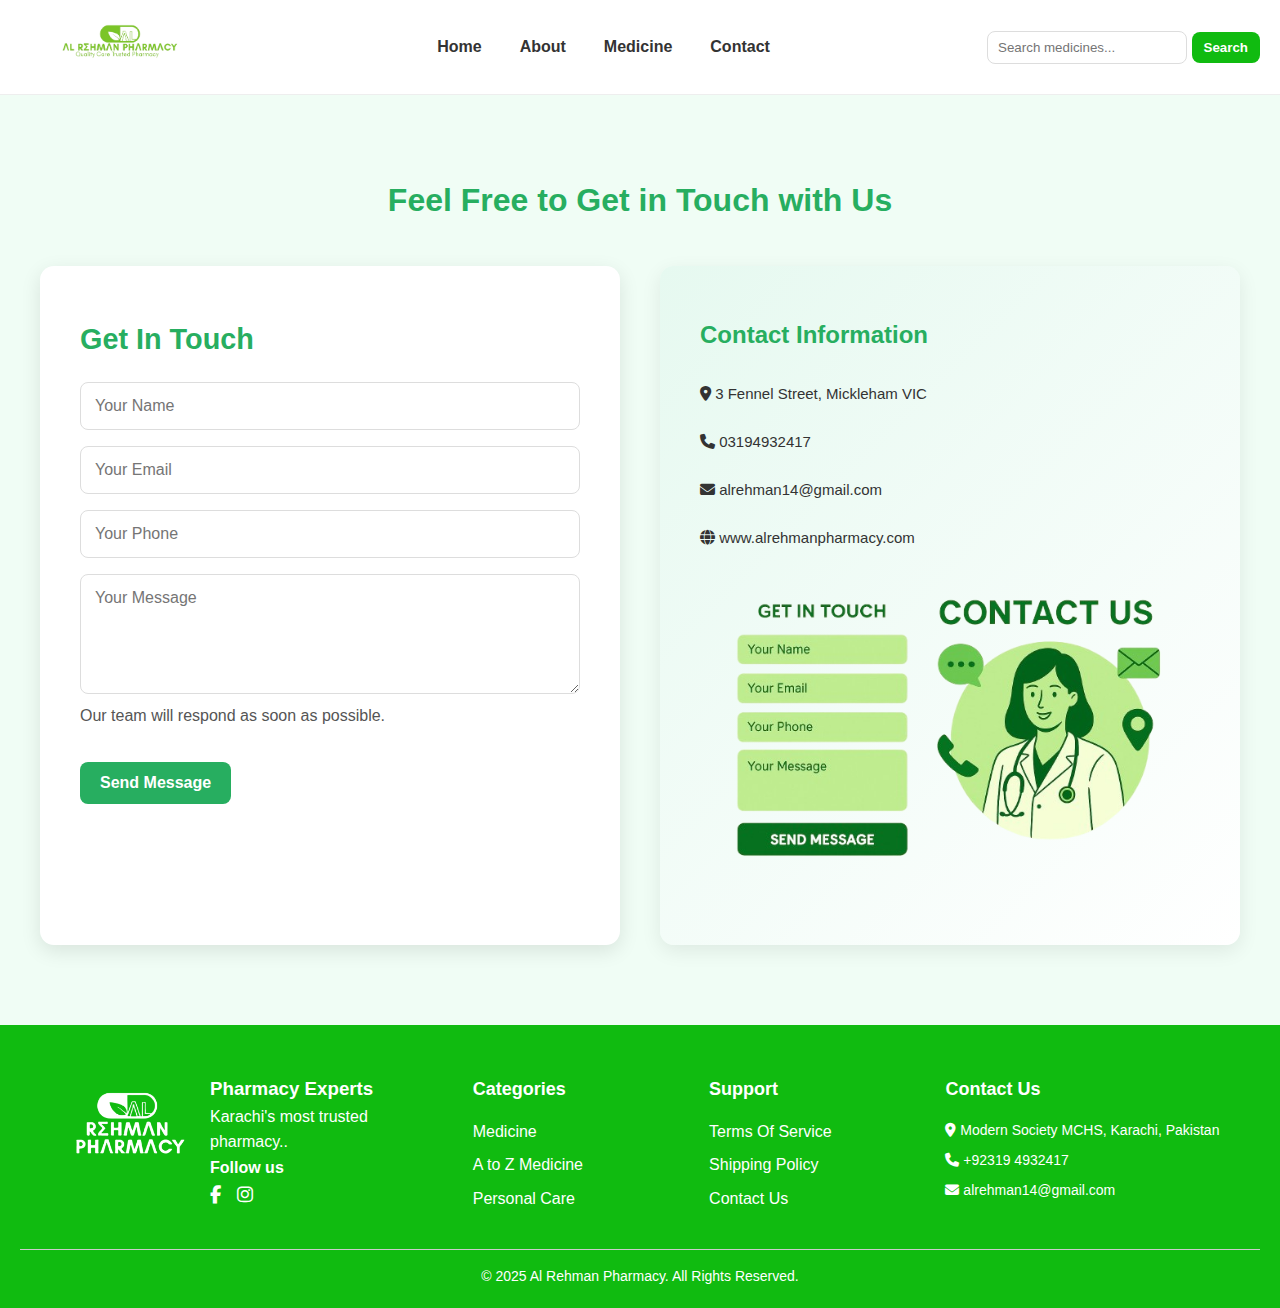
<file: contact.html>
<!DOCTYPE html>
<html lang="en">
<head>
  <meta charset="UTF-8">
  <meta name="viewport" content="width=device-width, initial-scale=1.0">
  <title>Contact Page</title>

  <!-- Font Awesome CDN -->
  <link rel="stylesheet" href="https://cdnjs.cloudflare.com/ajax/libs/font-awesome/6.5.2/css/all.min.css" 
    integrity="sha512-SzlrxWUlpfuzQ+pcUCosxcglQRNAq/DZjVsC0lE40xsADsfeQoEypE+enwcOiGjk/bSuGGKHEyjSoQ1zVisanQ==" 
    crossorigin="anonymous" referrerpolicy="no-referrer" />
    <link rel="stylesheet" href="headerFooter.css">
</head>

<body>
  <style>
/* ================= CONTACT ================= */
* {
  margin: 0;
  padding: 0;
  box-sizing: border-box;
  font-family: "Segoe UI", Arial, sans-serif;
}

body {
  color: #333;
  background: #fff;
  line-height: 1.6;
}
#contact {
  background: #f0fdf5;
  padding: 80px 20px;
}
.contact-wrapper {
  display: grid;
  grid-template-columns: repeat(auto-fit, minmax(300px, 1fr));
  gap: 40px;
  max-width: 1200px;
  margin: 0 auto;
  align-items: stretch;
}
.contact-form {
  background: #fff;
  padding: 50px 40px;
  border-radius: 14px;
  box-shadow: 0 6px 20px rgba(0,0,0,0.1);
  display: flex;
  flex-direction: column;
}
.contact-form h2 {
  color: #27ae60;
  margin-bottom: 20px;
  font-size: 1.8rem;
}
.contact-form input,
.contact-form textarea {
  width: 100%;
  padding: 14px;
  margin-bottom: 16px;
  border: 1px solid #ddd;
  border-radius: 8px;
  font-size: 16px;
}
.contact-form button {
  background: #27ae60;
  color: #fff;
  padding: 12px 20px;
  border: none;
  border-radius: 8px;
  font-size: 16px;
  font-weight: 600;
  cursor: pointer;
  transition: all 0.3s;
}
.contact-form button:hover { background: darkgreen; }

.contact-info {
  background: linear-gradient(135deg, #e6f9f0, #ffffff);
  border-radius: 14px;
  box-shadow: 0 6px 20px rgba(0,0,0,0.08);
  display: flex;
  flex-direction: column;
  justify-content: flex-start;
  padding: 50px 40px;
}
.contact-info h3 {
  color: #27ae60;
  margin-bottom: 15px;
  font-size: 1.5rem;
}
.contact-info p {
  margin: 12px 0;
  color: #333;
  font-size: 15px;
}
.contact-info a {
  color: #27ae60;
  font-weight: 600;
  text-decoration: none;
}
.info-image {
  background: url("logo.jpg") no-repeat center;
  background-size: contain;
  height: px;
  margin-top: 20px;
  opacity: 0.9;
}

/* Social links */
.social-links a {

  color: #fff!important;
  font-size: 22px;
  transition: color 0.3s;
}
.social-links a:hover {
  color: darkgreen;
}
  </style>

    <!-- Navbar -->
  <header class="navbar">
    <a href="index.html" class="brand">
    <img src="/images/navlogo.png" alt="Site Logo" /></a>

    <button class="menu-toggle" aria-label="Toggle menu" id="menuToggle">☰</button>

    <nav class="nav-center" aria-label="Primary">
      <ul class="nav-links">
        <li><a href="index.html">Home</a></li>
        <li><a href="About.html">About</a></li>
        <li><a href="medicine.html">Medicine</a></li>
        <li><a href="contact.html">Contact</a></li>
      </ul>
    </nav>

   <div class="search-wrap">
    <form id="searchForm">
      <input id="searchInput" type="search" placeholder="Search medicines..." />
      <button type="submit">Search</button>
    </form>
  </div>
</header>
  </header>

  <!-- Mobile menu (hidden on larger screens) -->
 <div class="mobile-menu" id="mobileMenu">
  <ul class="nav-links">
    <li><a href="index.html">Home</a></li>
    <li><a href="About.html">About</a></li>
    <li><a href="medicine.html">Medicine</a></li>
    <li><a href="contact.html">Contact</a></li>
  </ul>
  
<div class="search-wrap-mobile">
    <form id="searchFormMobile">
      <input id="searchInputMobile" type="search" placeholder="Search medicines..." />
      <button type="submit">Search</button>
    </form>
  </div>
</div>




<section id="contact">
  <h2 style="text-align:center; margin-bottom:40px; font-size:2rem; color:#27ae60; font-weight:700;"
      data-aos="fade-down">
    Feel Free to Get in Touch with Us
  </h2>

  <div class="container contact-wrapper">
    <!-- Form -->
    <div class="contact-form" data-aos="fade-right" data-aos-delay="100">
      <h2>Get In Touch</h2>
      <form action="#" method="post">
        <input type="text" name="name" placeholder="Your Name" required />
        <input type="email" name="email" placeholder="Your Email" required />
        <input type="tel" name="phone" placeholder="Your Phone" />
        <textarea name="message" rows="5" placeholder="Your Message"></textarea>
         <p style="margin-top:-15px; color:#555; font-size:18x;">
          Our team will respond as soon as possible.
               </p>


        <!-- Social Links -->
        <div class="social-links" style="margin-top: -10px;">
          <a href="#"><i class="fa-brands fa-facebook"></i></a>
          <a href="#"><i class="fa-brands fa-twitter"></i></a>
          <a href="#"><i class="fa-brands fa-linkedin"></i></a>
        </div>
       
        <button type="submit" style="margin-top: 15px;">Send Message</button>
      </form>
    </div>

    <!-- Info -->
    <div class="contact-info" data-aos="fade-left" data-aos-delay="200">
      <h3>Contact Information</h3>
      <p><i class="fas fa-map-marker-alt"></i> 3 Fennel Street, Mickleham VIC</p>
      <p><i class="fas fa-phone"></i> 03194932417</p>
      <p><i class="fas fa-envelope"></i> alrehman14@gmail.com</p>
      <p><i class="fas fa-globe"></i> www.alrehmanpharmacy.com</p>
      <img src="./images/contact.png" alt="">
    </div>
  </div>
</section>
<div id="footer"></div>
<script src="app.js"></script>
</body>
</html>
</file>
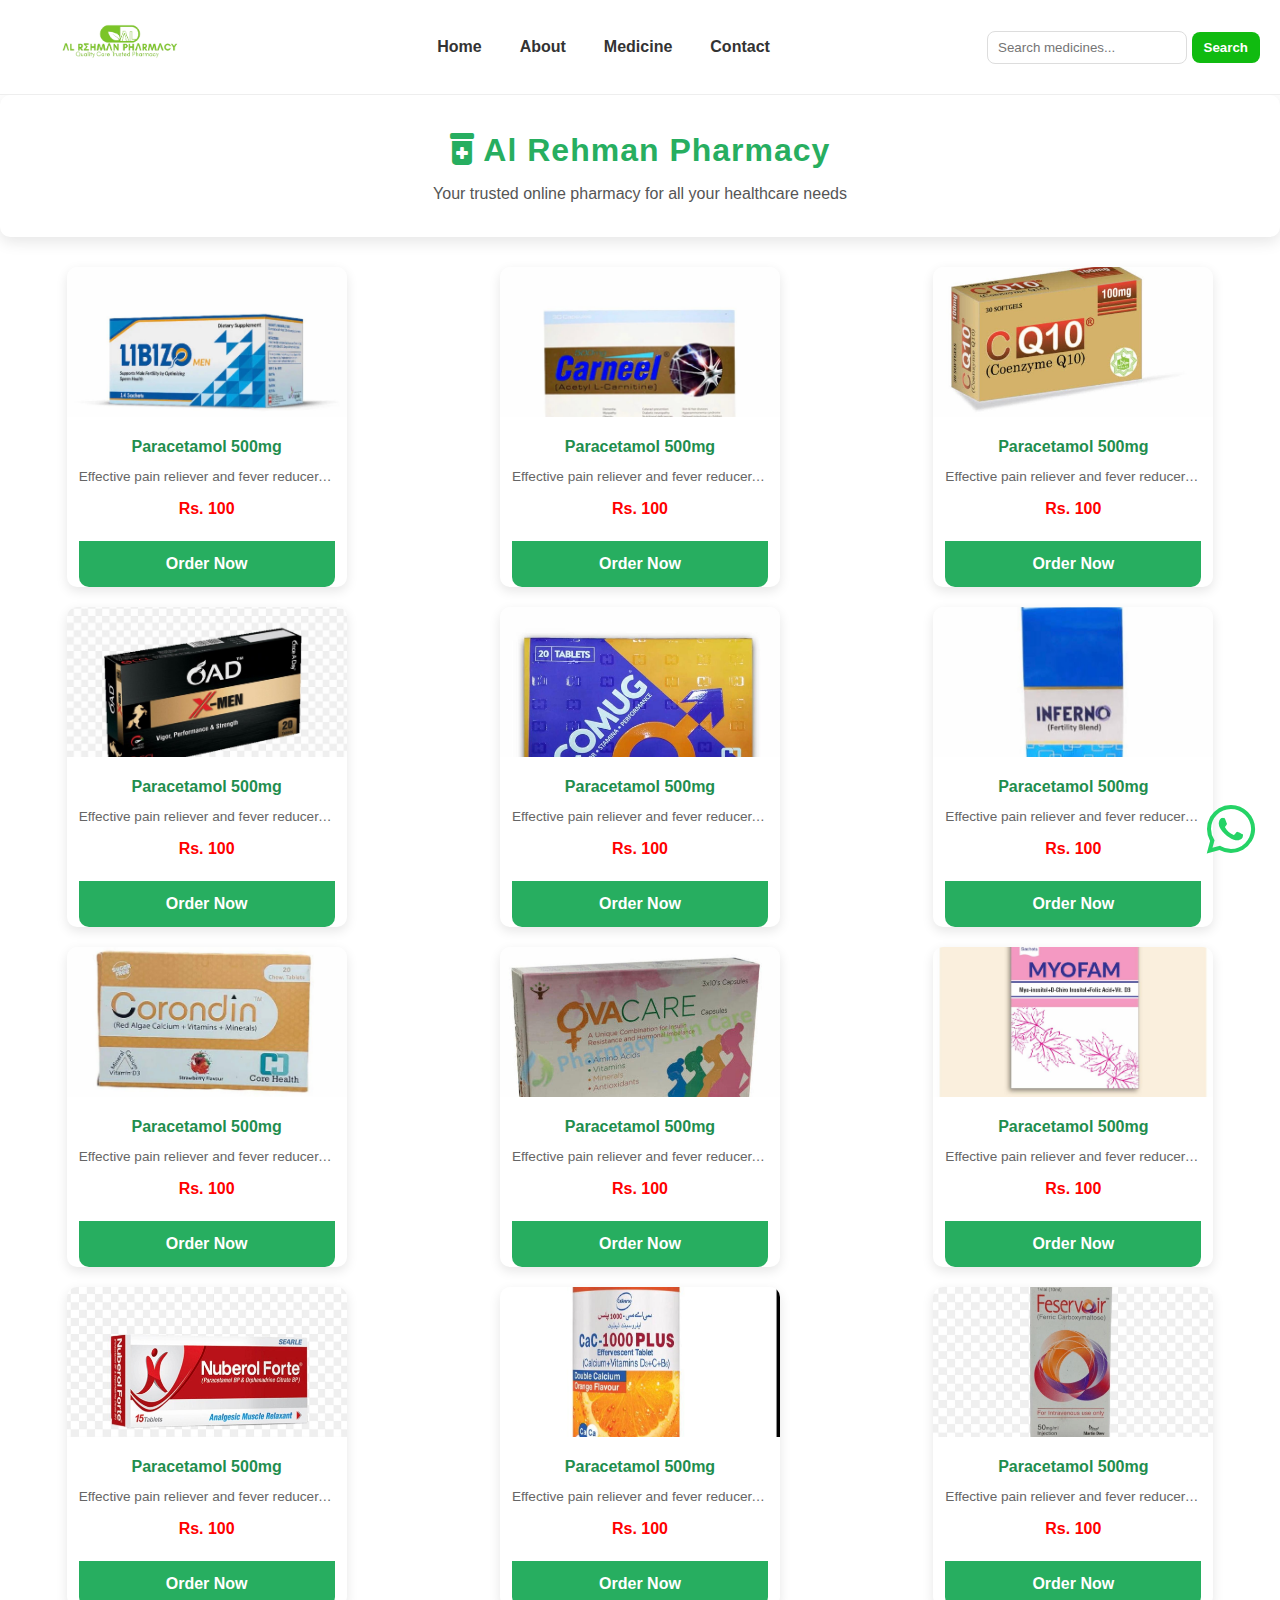
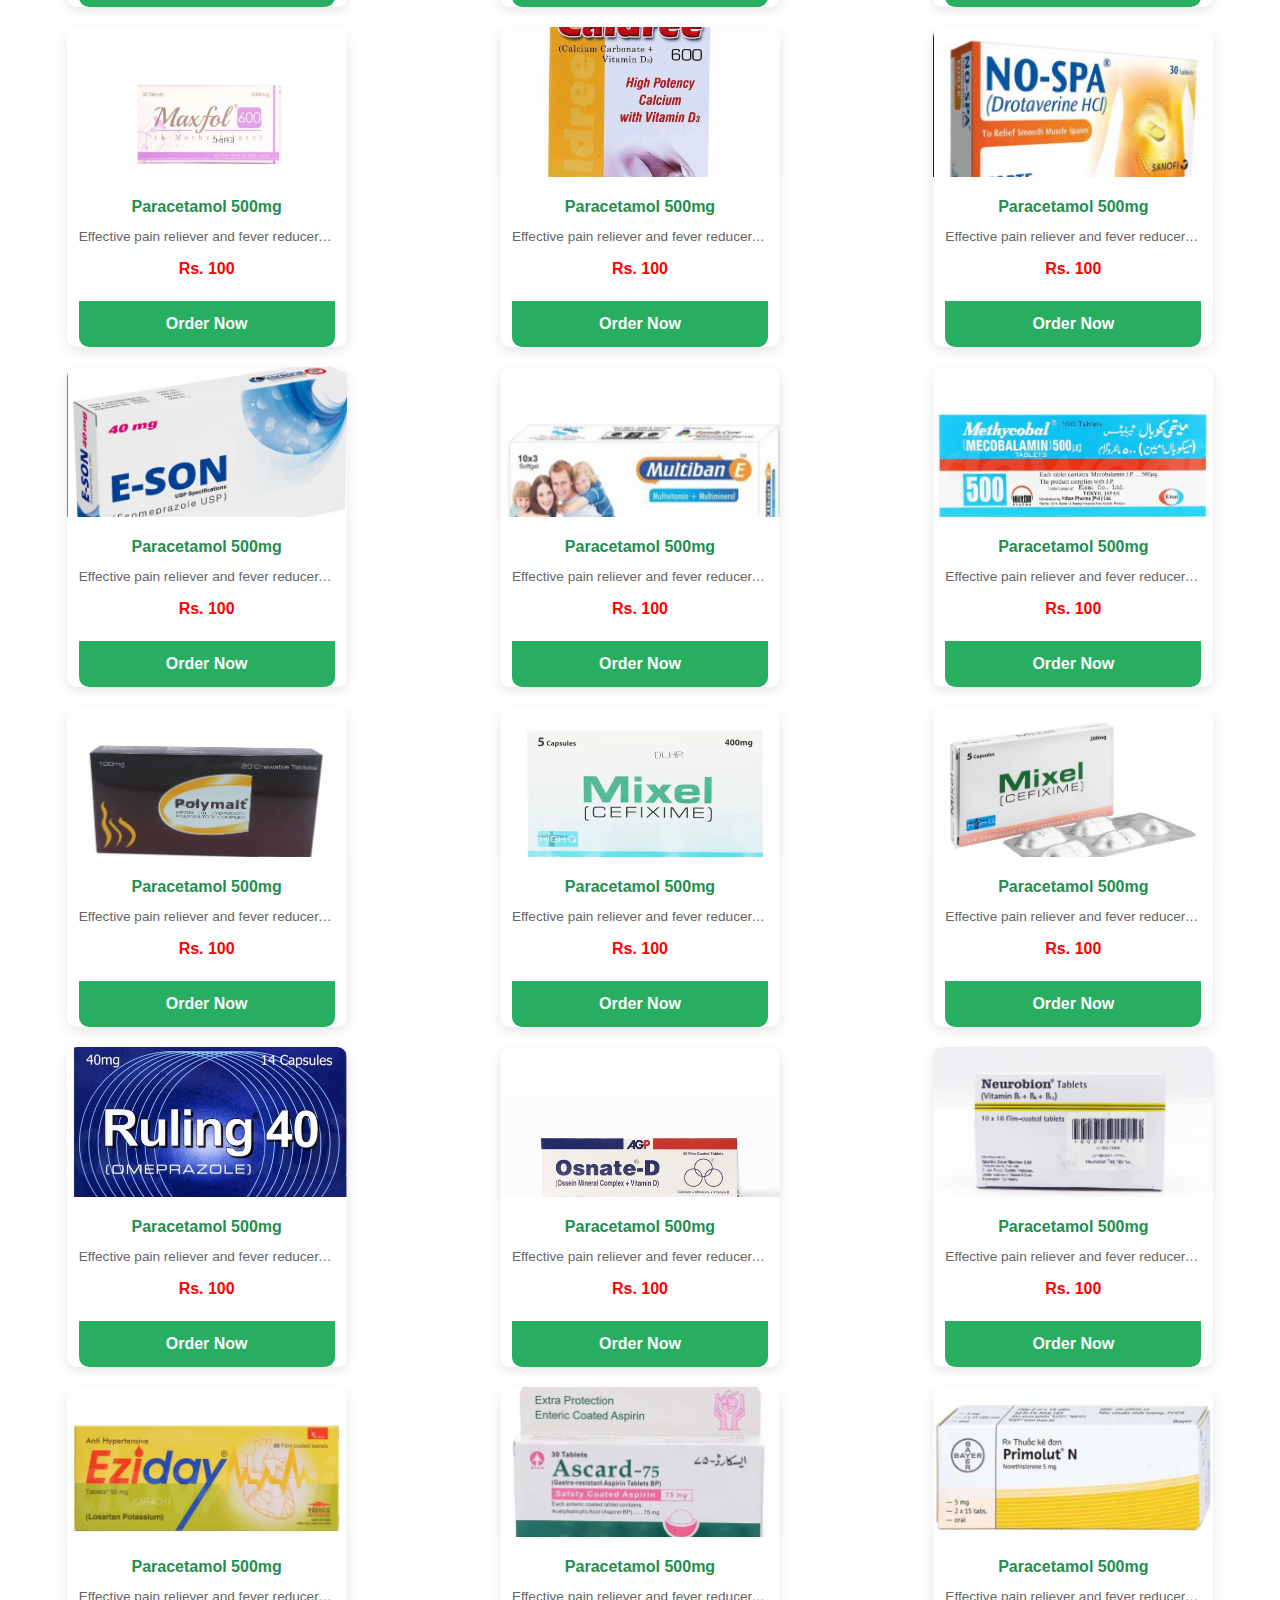
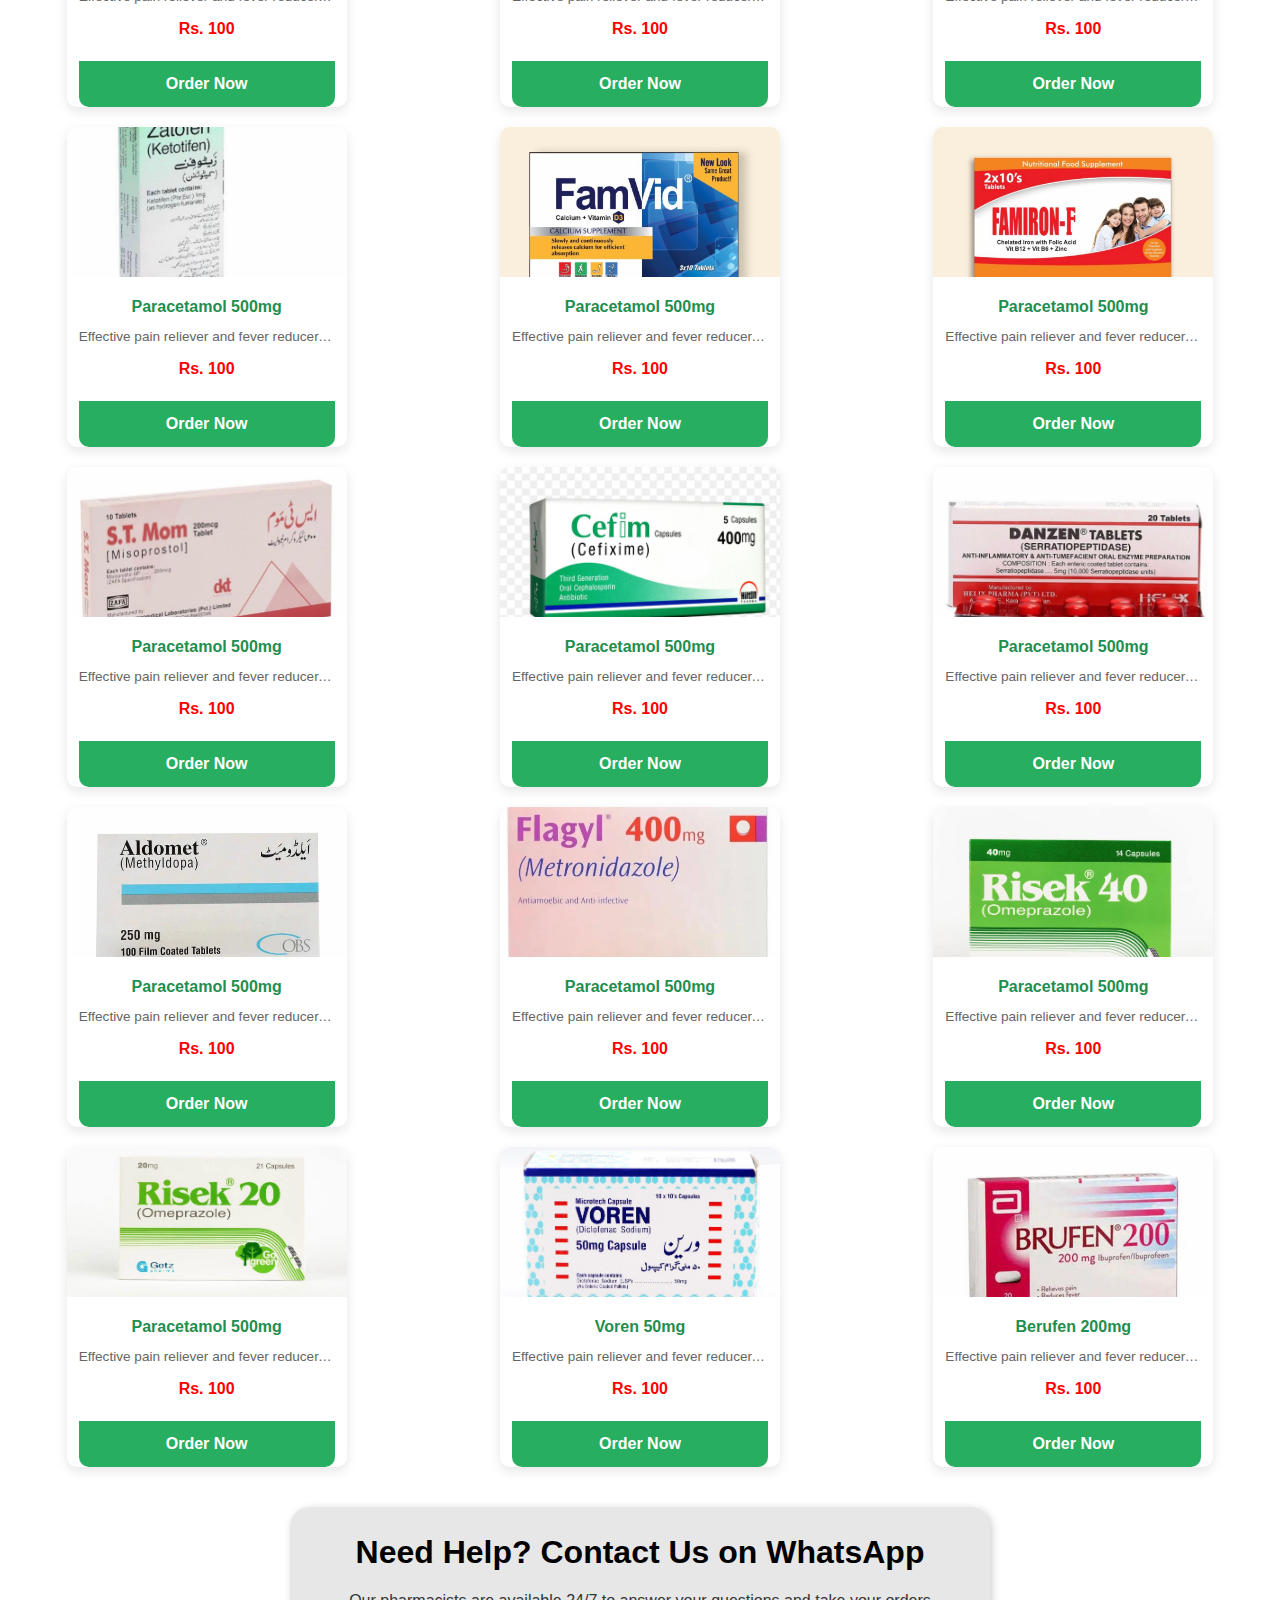
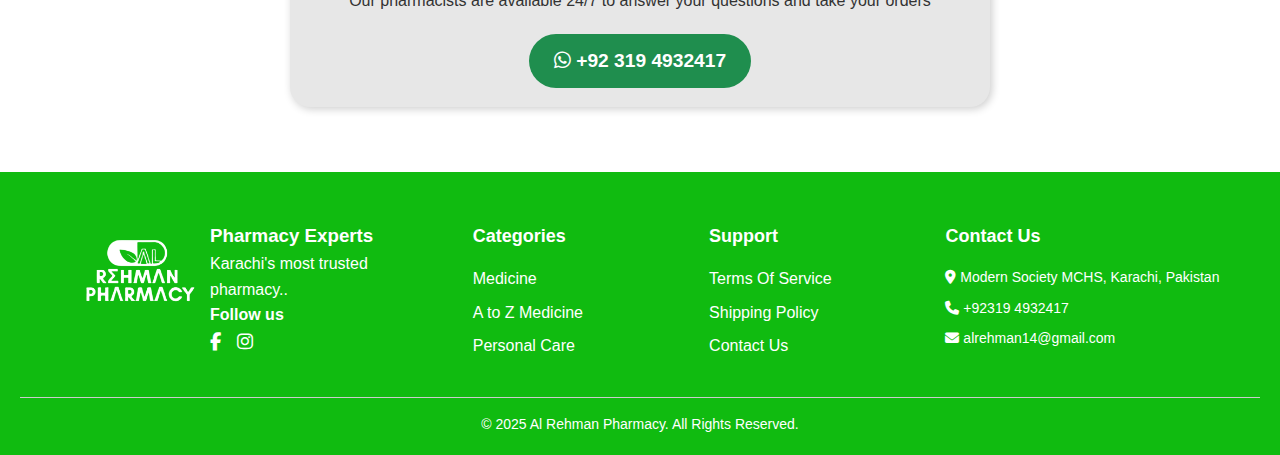
<file: medicine.html>
<!DOCTYPE html>
<html lang="en">
<head>
  <meta charset="UTF-8">
  <meta name="viewport" content="width=device-width, initial-scale=1.0">
  <title>Al Rehman Pharmacy</title>
  <link rel="stylesheet" href="https://cdnjs.cloudflare.com/ajax/libs/font-awesome/6.5.2/css/all.min.css" />
  <link rel="stylesheet" href="headerFooter.css">
  <style>
    


/* Reset */
* {
  margin: 0;
  padding: 0;
  box-sizing: border-box;
}

/* Body full height layout */
body {
 
  display: flex;
  flex-direction: column;
}


.container {
text-align: center;
}

#mainHeader {
  text-align: center;
  padding: 30px 0;
  color: #27ae60;
  border-radius: 10px;
  box-shadow: 0 5px 15px rgba(0, 0, 0, 0.1);
  margin-bottom: 30px;
  background: #fff;
  position: relative;
  z-index: 5; /* Increased so it stays above background but below nav dropdown */
  transition: margin-top 0.3s ease;
}

#mainHeader h1 {
  font-size: 2rem;
  letter-spacing: 1px;
}

#mainHeader p {
  font-size: 1rem;
  color: #555;
  margin-top: 5px;
}

.medicine-section {
  text-align: center;
  padding: 50px 20px;
  background-color: #f9f9f9;
  width: 1200px;
}

.medicine-section h2 {
  font-size: 1.8rem;
  color: #2e8b57;
  margin-bottom: 30px;
}

.medicine-section h2 span {
  color: #27ae60;
}

.medicine-container {
  display: grid;
  grid-template-columns: repeat(3, 1fr);
  gap: 20px;
  justify-items: center;
}

.medicine-card {
  background: #fff;
  border-radius: 10px;
  box-shadow: 0 4px 12px rgba(0, 0, 0, 0.1);
  overflow: hidden;
  width: 280px;
  display: flex;
  flex-direction: column;
  justify-content: space-between;
  transition: 0.3s ease;
  height: 320px; /* 👈 Card height fixed */
}

.medicine-card:hover {
  transform: translateY(-5px);
  box-shadow: 0 8px 18px rgba(0, 0, 0, 0.15);
}

.medicine-image img {
  width: 100%;
  height: 150px;
  object-fit: cover;
}

.medicine-details {
  padding: 10px 12px;
  flex-grow: 1;
}

.medicine-name {
  font-size: 0.1rem;
  color: #1f8e4e!important;
  margin-bottom: 6px;
  font-weight: 600;
   text-align: center;
}

.medicine-description {
  font-size: 0.85rem;
  color: #666;
  margin-bottom: 8px;
 text-align: center;
  white-space: nowrap;
  overflow: hidden;
  text-overflow: ellipsis; 
}

.medicine-price {
  font-size: 20px;;
  font-weight: bold;
  color: red;
  text-align: center;
}

.order-btn {
  background-color: #27ae60;
  color: white;
  text-decoration: none;
  padding: 10px;
  display: block;
  text-align: center;
  font-weight: 600;
  border-radius: 0 0 10px 10px;
  transition: 0.3s;
  margin-top: 20px; /* 👈 Keeps button at bottom */
}

.order-btn:hover {
  background-color: #1f8e4e;
}
/* Responsive */
@media (max-width: 900px) {
  .medicine-container {
    grid-template-columns: repeat(auto-fit, minmax(250px, 1fr));
  }
}

@media (max-width: 600px) {
  .medicine-container {
    grid-template-columns: 1fr;
  }
}

/* WhatsApp Banner Section */

.whatsapp-contact {
  margin-top: 20px;
  height: 200px;
  margin-bottom: 20px;
   width: 700px;
 margin-left: 300px;     
  padding: 40px 20px;   
  background-color: rgb(231, 231, 231);
  color: black;       
  text-align: center;  
  box-shadow: none;    
  border-radius: 20px;  
  box-shadow: 2px #666 solid;
}

/* Heading in banner */
.whatsapp-contact h2 {
   margin-top: -20px;
  font-size: 2rem;
  margin-bottom: 10px;

}

/* Paragraph in banner */
.whatsapp-contact p {
  font-size: 1rem;
  margin-bottom: 20px;
  color: black; 
}

/* WhatsApp Button */
.whatsapp-btn {
  display: inline-block;
 
  padding: 10px 15px;
  font-size: 1.2rem;
  font-weight: bold;
  background-color: #1f8e4e;
  color: white;
  border-radius: 50px;    
  text-decoration: none;
  transition: transform 0.3s ease, box-shadow 0.3s ease;
}

/* Button hover effect */
.whatsapp-btn:hover {
  transform: translateY(-3px);
  box-shadow: 0 8px 20px rgba(0,0,0,0.2);
}




.footer-logo img {
  width: 180px;
   margin-left: 10px;
}

/* =========================
   Medicine Section
========================= */
.medicine-section {
  text-align: center;
  padding: 50px 20px;
  background-color: #f9f9f9;
  width: 100%;
  max-width: 1200px;
  margin: 0 auto;
}

.medicine-section h2 {
  font-size: 2rem;
  color: #2e8b57;
  margin-bottom: 30px;
}

.medicine-section h2 span {
  color: #27ae60;
}

.medicine-container {
  display: grid;
  grid-template-columns: repeat(3, 1fr);
  gap: 20px;
  justify-items: center;
}

.medicine-card {
  background: #fff;
  border-radius: 10px;
  box-shadow: 0 4px 12px rgba(0, 0, 0, 0.1);
  overflow: hidden;
  width: 100%;
  max-width: 280px;
  display: flex;
  flex-direction: column;
  justify-content: space-between;
  transition: 0.3s ease;
  height: 320px; /* Fixed card height */
}

.medicine-card:hover {
  transform: translateY(-5px);
  box-shadow: 0 8px 18px rgba(0, 0, 0, 0.15);
}

.medicine-image img {
  width: 100%;
  height: 150px;
  object-fit: cover;
}

.medicine-details {
  padding: 10px 12px;
  flex-grow: 1;
}

.medicine-name {
  font-size: 1rem;
  color: #333;
  margin-bottom: 6px;
  font-weight: 600;
}

.medicine-description {
  font-size: 0.85rem;
  color: #666;
  margin-bottom: 8px;
  white-space: nowrap;
  overflow: hidden;
  text-overflow: ellipsis; /* Single line description */
}

.medicine-price {
  font-size: 1rem;
  font-weight: bold;
  color: red;
  text-align: center;
}

.order-btn {
  background-color: #27ae60;
  color: white;
  text-decoration: none;
  padding: 10px;
  display: block;
  text-align: center;
  font-weight: 600;
  border-radius: 0 0 10px 10px;
  transition: 0.3s;
  margin-top: 20px;
}

.order-btn:hover {
  background-color: #1f8e4e;
}

/* =========================
   WhatsApp Banner
========================= */
.whatsapp-contact {
  width: 700px;
  max-width: 1200px;
  margin: 40px auto;
  padding: 40px 20px;
  background-color: rgb(231, 231, 231);
  color: black;
  text-align: center;
  border-radius: 20px;
  box-shadow: 2px 2px 8px rgba(0,0,0,0.2);
}

.whatsapp-contact h2 {
  font-size: 2rem;
  margin-bottom: 10px;
}

.whatsapp-contact p {
  font-size: 1rem;
  margin-bottom: 20px;
  color: #333;
}

.whatsapp-btn {
  display: inline-block;
  padding: 12px 25px;
  font-size: 1.2rem;
  font-weight: bold;
  background-color: #1f8e4e;
  color: white;
  border-radius: 50px;
  text-decoration: none;
  transition: transform 0.3s ease, box-shadow 0.3s ease;
}

.whatsapp-btn:hover {
  transform: translateY(-3px);
  box-shadow: 0 8px 20px rgba(0,0,0,0.2);
}





/* =========================
   Responsive Styles
========================= */

/* Tablet (≤1024px) */
@media (max-width: 1024px) {
  .medicine-container {
    grid-template-columns: repeat(2, 1fr);
  }

  .medicine-card {
    max-width: 260px;
  }

  .whatsapp-contact h2 {
    font-size: 1.8rem;
  }

  .whatsapp-contact p {
    font-size: 0.95rem;
  }

  .whatsapp-btn {
    font-size: 1.1rem;
    padding: 10px 20px;
  }
}

/* Mobile (≤768px) */
@media (max-width: 768px) {
  .medicine-container {
    grid-template-columns: 1fr;
    gap: 15px;
  }

  .medicine-card {
    max-width: 90%;
    height: auto;
  }

  .whatsapp-contact {
    padding: 30px 15px;
    margin: 30px 10px;
  }

  .whatsapp-contact h2 {

    font-size: 0.1rem;
  }

  .whatsapp-contact p {
    font-size: 0.95rem;
  }

  .whatsapp-btn {
    font-size: 0.1rem;
    padding: 7px 14px;
    margin-top: -60px;
   
  }


  .whatsapp-contact {
  width: 350px;
  max-width: 1200px;
 margin: 40px auto;
  padding: 40px 20px;
  background-color: rgb(231, 231, 231);
  color: black;
  text-align: center;
  border-radius: 20px;
  box-shadow: 2px 2px 8px rgba(0,0,0,0.2);
}
}

/* Small Mobile (≤480px) */
@media (max-width: 480px) {
  .medicine-section h2 {
    font-size: 1.5rem;
  }

  .medicine-card {
    max-width: 95%;
    height: auto;
  }

  .medicine-description {
    font-size: 0.8rem;
  }

  .order-btn {
    padding: 8px;
    font-size: 0.95rem;
    margin-top: 15px;
  }

  .whatsapp-contact h2 {
    font-size: 1.2rem;
  }

  .whatsapp-contact p {
    font-size: 0.9rem;
  }

  .whatsapp-btn {
    font-size: 0.95rem;
    padding: 8px 15px;
  }
}


@media (max-width: 992px) {
  #mainHeader {
    padding: 25px 0;
    margin-bottom: 25px;
  }

  #mainHeader h1 {
    font-size: 1.8rem;
  }

  #mainHeader p {
    font-size: 0.95rem;
  }
}

@media (max-width: 768px) {
  #mainHeader {
    padding: 20px 10px;
    border-radius: 8px;
    box-shadow: 0 3px 10px rgba(0, 0, 0, 0.08);
  }

  #mainHeader h1 {
    font-size: 1.6rem;
  }

  #mainHeader p {
    font-size: 0.9rem;
  }
}

@media (max-width: 480px) {
  #mainHeader {
    padding: 15px 8px;
    margin-bottom: 20px;
  }

  #mainHeader h1 {
    font-size: 1.4rem;
  }

  #mainHeader p {
    font-size: 0.85rem;
  }
}
  </style>
</head>
<body>
  
<header class="navbar">
  <a href="index.html" class="brand">
    <img src="/images/navlogo.png" alt="Site Logo" />
  </a>

  <button class="menu-toggle" aria-label="Toggle menu" id="menuToggle">☰</button>

  <nav class="nav-center" aria-label="Primary">
    <ul class="nav-links">
      <li><a href="index.html">Home</a></li>
      <li><a href="about.html">About</a></li>
      <li><a href="medicine.html">Medicine</a></li>
      <li><a href="contact.html">Contact</a></li>
    </ul>
  </nav>

  <div class="search-wrap">
    <form id="searchForm">
      <input id="searchInput" type="search" placeholder="Search medicines..." />
      <button type="submit">Search</button>
    </form>
  </div>
</header>

<!-- Mobile Menu -->
<div class="mobile-menu" id="mobileMenu">
  <ul class="nav-links">
    <li><a href="index.html">Home</a></li>
    <li><a href="about.html">About</a></li>
    <li><a href="medicine.html">Medicine</a></li>
    <li><a href="contact.html">Contact</a></li>
  </ul>

  <div class="search-wrap-mobile">
    <form id="searchFormMobile">
      <input id="searchInputMobile" type="search" placeholder="Search medicines..." />
      <button type="submit">Search</button>
    </form>
  </div>
</div>




<!-- WhatsApp Floating Button -->
<a href="https://wa.me/+923194932417" class="whatsapp-float" target="_blank">
  <i class="fa-brands fa-whatsapp"></i>
</a>

<header id="mainHeader">
  <h1><i class="fas fa-prescription-bottle-alt"></i> Al Rehman Pharmacy</h1>
  <p>Your trusted online pharmacy for all your healthcare needs</p>
</header>


  <div class="medicine-container">

  <!-- Medicine Card 1 -->
<div class="medicine-card">
  <div class="medicine-image">
    <img src="/images/tab-1.jpg" alt="Paracetamol">
  </div>
  <div class="medicine-details">
    <h2 class="medicine-name">Paracetamol 500mg</h2>
    <p class="medicine-description">
      Effective pain reliever and fever reducer. Suitable for headaches, muscle aches, and minor arthritis pain.
    </p>
    <div class="medicine-price">Rs. 100</div>
    <a href="https://wa.me/923194932417" target="_blank" class="order-btn">Order Now</a>
  </div>
</div>


    <!-- Medicine Card 2 -->
    <div class="medicine-card">
  <div class="medicine-image">
    <img src="/images/tab-2.jpg" alt="Paracetamol">
  </div>
  <div class="medicine-details">
    <h2 class="medicine-name">Paracetamol 500mg</h2>
    <p class="medicine-description">
      Effective pain reliever and fever reducer. Suitable for headaches, muscle aches, and minor arthritis pain.
    </p>
    <div class="medicine-price">Rs. 100</div>
    <a href="https://wa.me/923194932417" target="_blank" class="order-btn">Order Now</a>
  </div>
</div>

    <!-- Medicine Card 3 -->
    <div class="medicine-card">
  <div class="medicine-image">
    <img src="/images/tab-3.jpg" alt="Paracetamol">
  </div>
  <div class="medicine-details">
    <h2 class="medicine-name">Paracetamol 500mg</h2>
    <p class="medicine-description">
      Effective pain reliever and fever reducer. Suitable for headaches, muscle aches, and minor arthritis pain.
    </p>
    <div class="medicine-price">Rs. 100</div>
    <a href="https://wa.me/923194932417" target="_blank" class="order-btn">Order Now</a>
  </div>
</div>


  <!-- Medicine Card 4 -->
<div class="medicine-card">
  <div class="medicine-image">
    <img src="/images/tab-4.jpg" alt="Paracetamol">
  </div>
  <div class="medicine-details">
    <h2 class="medicine-name">Paracetamol 500mg</h2>
    <p class="medicine-description">
      Effective pain reliever and fever reducer. Suitable for headaches, muscle aches, and minor arthritis pain.
    </p>
    <div class="medicine-price">Rs. 100</div>
    <a href="https://wa.me/923194932417" target="_blank" class="order-btn">Order Now</a>
  </div>
</div>


  <!-- Medicine Card 5 -->
<div class="medicine-card">
  <div class="medicine-image">
    <img src="/images/tab-5.jpg" alt="Paracetamol">
  </div>
  <div class="medicine-details">
    <h2 class="medicine-name">Paracetamol 500mg</h2>
    <p class="medicine-description">
      Effective pain reliever and fever reducer. Suitable for headaches, muscle aches, and minor arthritis pain.
    </p>
    <div class="medicine-price">Rs. 100</div>
    <a href="https://wa.me/923194932417" target="_blank" class="order-btn">Order Now</a>
  </div>
</div>

  <!-- Medicine Card 6 -->
<div class="medicine-card">
  <div class="medicine-image">
    <img src="/images/tab-6.jpg" alt="Paracetamol">
  </div>
  <div class="medicine-details">
    <h2 class="medicine-name">Paracetamol 500mg</h2>
    <p class="medicine-description">
      Effective pain reliever and fever reducer. Suitable for headaches, muscle aches, and minor arthritis pain.
    </p>
    <div class="medicine-price">Rs. 100</div>
    <a href="https://wa.me/923194932417" target="_blank" class="order-btn">Order Now</a>
  </div>
</div>



  <!-- Medicine Card 7-->
<div class="medicine-card">
  <div class="medicine-image">
    <img src="/images/tab-7.jpg" alt="Paracetamol">
  </div>
  <div class="medicine-details">
    <h2 class="medicine-name">Paracetamol 500mg</h2>
    <p class="medicine-description">
      Effective pain reliever and fever reducer. Suitable for headaches, muscle aches, and minor arthritis pain.
    </p>
    <div class="medicine-price">Rs. 100</div>
    <a href="https://wa.me/923194932417" target="_blank" class="order-btn">Order Now</a>
  </div>
</div>



  <!-- Medicine Card 8 -->
<div class="medicine-card">
  <div class="medicine-image">
    <img src="/images/tab-8.jpg" alt="Paracetamol">
  </div>
  <div class="medicine-details">
    <h2 class="medicine-name">Paracetamol 500mg</h2>
    <p class="medicine-description">
      Effective pain reliever and fever reducer. Suitable for headaches, muscle aches, and minor arthritis pain.
    </p>
    <div class="medicine-price">Rs. 100</div>
    <a href="https://wa.me/923194932417" target="_blank" class="order-btn">Order Now</a>
  </div>
</div>


  <!-- Medicine Card 9-->
<div class="medicine-card">
  <div class="medicine-image">
    <img src="/images/tab-9.jpg" alt="Paracetamol">
  </div>
  <div class="medicine-details">
    <h2 class="medicine-name">Paracetamol 500mg</h2>
    <p class="medicine-description">
      Effective pain reliever and fever reducer. Suitable for headaches, muscle aches, and minor arthritis pain.
    </p>
    <div class="medicine-price">Rs. 100</div>
    <a href="https://wa.me/923194932417" target="_blank" class="order-btn">Order Now</a>
  </div>
</div>



  <!-- Medicine Card 10 -->
<div class="medicine-card">
  <div class="medicine-image">
    <img src="/images/tab-10.jpg" alt="Paracetamol">
  </div>
  <div class="medicine-details">
    <h2 class="medicine-name">Paracetamol 500mg</h2>
    <p class="medicine-description">
      Effective pain reliever and fever reducer. Suitable for headaches, muscle aches, and minor arthritis pain.
    </p>
    <div class="medicine-price">Rs. 100</div>
    <a href="https://wa.me/923194932417" target="_blank" class="order-btn">Order Now</a>
  </div>
</div>


  <!-- Medicine Card 11 -->
<div class="medicine-card">
  <div class="medicine-image">
    <img src="/images/tab-11.jpg" alt="Paracetamol">
  </div>
  <div class="medicine-details">
    <h2 class="medicine-name">Paracetamol 500mg</h2>
    <p class="medicine-description">
      Effective pain reliever and fever reducer. Suitable for headaches, muscle aches, and minor arthritis pain.
    </p>
    <div class="medicine-price">Rs. 100</div>
    <a href="https://wa.me/923194932417" target="_blank" class="order-btn">Order Now</a>
  </div>
</div>

  <!-- Medicine Card 12-->
<div class="medicine-card">
  <div class="medicine-image">
    <img src="/images/tab-12.jpg" alt="Paracetamol">
  </div>
  <div class="medicine-details">
    <h2 class="medicine-name">Paracetamol 500mg</h2>
    <p class="medicine-description">
      Effective pain reliever and fever reducer. Suitable for headaches, muscle aches, and minor arthritis pain.
    </p>
    <div class="medicine-price">Rs. 100</div>
    <a href="https://wa.me/923194932417" target="_blank" class="order-btn">Order Now</a>
  </div>
</div>



  <!-- Medicine Card 13 -->
<div class="medicine-card">
  <div class="medicine-image">
    <img src="/images/tab-13.jpg" alt="Paracetamol">
  </div>
  <div class="medicine-details">
    <h2 class="medicine-name">Paracetamol 500mg</h2>
    <p class="medicine-description">
      Effective pain reliever and fever reducer. Suitable for headaches, muscle aches, and minor arthritis pain.
    </p>
    <div class="medicine-price">Rs. 100</div>
    <a href="https://wa.me/923194932417" target="_blank" class="order-btn">Order Now</a>
  </div>
</div>


  <!-- Medicine Card 14 -->
<div class="medicine-card">
  <div class="medicine-image">
    <img src="/images/tab-14.jpg" alt="Paracetamol">
  </div>
  <div class="medicine-details">
    <h2 class="medicine-name">Paracetamol 500mg</h2>
    <p class="medicine-description">
      Effective pain reliever and fever reducer. Suitable for headaches, muscle aches, and minor arthritis pain.
    </p>
    <div class="medicine-price">Rs. 100</div>
    <a href="https://wa.me/923194932417" target="_blank" class="order-btn">Order Now</a>
  </div>
</div>

  <!-- Medicine Card 15 -->
<div class="medicine-card">
  <div class="medicine-image">
    <img src="/images/tab-15.jpg" alt="Paracetamol">
  </div>
  <div class="medicine-details">
    <h2 class="medicine-name">Paracetamol 500mg</h2>
    <p class="medicine-description">
      Effective pain reliever and fever reducer. Suitable for headaches, muscle aches, and minor arthritis pain.
    </p>
    <div class="medicine-price">Rs. 100</div>
    <a href="https://wa.me/923194932417" target="_blank" class="order-btn">Order Now</a>
  </div>
</div>


  <!-- Medicine Card 16 -->
<div class="medicine-card">
  <div class="medicine-image">
    <img src="/images/tab-16.jpg" alt="Paracetamol">
  </div>
  <div class="medicine-details">
    <h2 class="medicine-name">Paracetamol 500mg</h2>
    <p class="medicine-description">
      Effective pain reliever and fever reducer. Suitable for headaches, muscle aches, and minor arthritis pain.
    </p>
    <div class="medicine-price">Rs. 100</div>
    <a href="https://wa.me/923194932417" target="_blank" class="order-btn">Order Now</a>
  </div>
</div>


  <!-- Medicine Card 17 -->
<div class="medicine-card">
  <div class="medicine-image">
    <img src="/images/tab-17.jpg" alt="Paracetamol">
  </div>
  <div class="medicine-details">
    <h2 class="medicine-name">Paracetamol 500mg</h2>
    <p class="medicine-description">
      Effective pain reliever and fever reducer. Suitable for headaches, muscle aches, and minor arthritis pain.
    </p>
    <div class="medicine-price">Rs. 100</div>
    <a href="https://wa.me/923194932417" target="_blank" class="order-btn">Order Now</a>
  </div>
</div>


  <!-- Medicine Card 18 -->
<div class="medicine-card">
  <div class="medicine-image">
    <img src="/images/tab-18.jpg" alt="Paracetamol">
  </div>
  <div class="medicine-details">
    <h2 class="medicine-name">Paracetamol 500mg</h2>
    <p class="medicine-description">
      Effective pain reliever and fever reducer. Suitable for headaches, muscle aches, and minor arthritis pain.
    </p>
    <div class="medicine-price">Rs. 100</div>
    <a href="https://wa.me/923194932417" target="_blank" class="order-btn">Order Now</a>
  </div>
</div>


  <!-- Medicine Card 19 -->
<div class="medicine-card">
  <div class="medicine-image">
    <img src="/images/tab-19.jpg" alt="Paracetamol">
  </div>
  <div class="medicine-details">
    <h2 class="medicine-name">Paracetamol 500mg</h2>
    <p class="medicine-description">
      Effective pain reliever and fever reducer. Suitable for headaches, muscle aches, and minor arthritis pain.
    </p>
    <div class="medicine-price">Rs. 100</div>
    <a href="https://wa.me/923194932417" target="_blank" class="order-btn">Order Now</a>
  </div>
</div>


  <!-- Medicine Card 20 -->
<div class="medicine-card">
  <div class="medicine-image">
    <img src="/images/tab-20.jpg" alt="Paracetamol">
  </div>
  <div class="medicine-details">
    <h2 class="medicine-name">Paracetamol 500mg</h2>
    <p class="medicine-description">
      Effective pain reliever and fever reducer. Suitable for headaches, muscle aches, and minor arthritis pain.
    </p>
    <div class="medicine-price">Rs. 100</div>
    <a href="https://wa.me/923194932417" target="_blank" class="order-btn">Order Now</a>
  </div>
</div>

  <!-- Medicine Card 21 -->
<div class="medicine-card">
  <div class="medicine-image">
    <img src="/images/tab-21.jpg" alt="Paracetamol">
  </div>
  <div class="medicine-details">
    <h2 class="medicine-name">Paracetamol 500mg</h2>
    <p class="medicine-description">
      Effective pain reliever and fever reducer. Suitable for headaches, muscle aches, and minor arthritis pain.
    </p>
    <div class="medicine-price">Rs. 100</div>
    <a href="https://wa.me/923194932417" target="_blank" class="order-btn">Order Now</a>
  </div>
</div>


  <!-- Medicine Card 22-->
<div class="medicine-card">
  <div class="medicine-image">
    <img src="/images/tab-22.jpg" alt="Paracetamol">
  </div>
  <div class="medicine-details">
    <h2 class="medicine-name">Paracetamol 500mg</h2>
    <p class="medicine-description">
      Effective pain reliever and fever reducer. Suitable for headaches, muscle aches, and minor arthritis pain.
    </p>
    <div class="medicine-price">Rs. 100</div>
    <a href="https://wa.me/923194932417" target="_blank" class="order-btn">Order Now</a>
  </div>
</div>


  <!-- Medicine Card 23 -->
<div class="medicine-card">
  <div class="medicine-image">
    <img src="/images/tab-23.jpg" alt="Paracetamol">
  </div>
  <div class="medicine-details">
    <h2 class="medicine-name">Paracetamol 500mg</h2>
    <p class="medicine-description">
      Effective pain reliever and fever reducer. Suitable for headaches, muscle aches, and minor arthritis pain.
    </p>
    <div class="medicine-price">Rs. 100</div>
    <a href="https://wa.me/923194932417" target="_blank" class="order-btn">Order Now</a>
  </div>
</div>


  <!-- Medicine Card 24 -->
<div class="medicine-card">
  <div class="medicine-image">
    <img src="/images/tab-24.jpg" alt="Paracetamol">
  </div>
  <div class="medicine-details">
    <h2 class="medicine-name">Paracetamol 500mg</h2>
    <p class="medicine-description">
      Effective pain reliever and fever reducer. Suitable for headaches, muscle aches, and minor arthritis pain.
    </p>
    <div class="medicine-price">Rs. 100</div>
    <a href="https://wa.me/923194932417" target="_blank" class="order-btn">Order Now</a>
  </div>
</div>


  <!-- Medicine Card 25 -->
<div class="medicine-card">
  <div class="medicine-image">
    <img src="/images/tab-25.jpg" alt="Paracetamol">
  </div>
  <div class="medicine-details">
    <h2 class="medicine-name">Paracetamol 500mg</h2>
    <p class="medicine-description">
      Effective pain reliever and fever reducer. Suitable for headaches, muscle aches, and minor arthritis pain.
    </p>
    <div class="medicine-price">Rs. 100</div>
    <a href="https://wa.me/923194932417" target="_blank" class="order-btn">Order Now</a>
  </div>
</div>


  <!-- Medicine Card 26 -->
<div class="medicine-card">
  <div class="medicine-image">
    <img src="/images/tab-26.jpg" alt="Paracetamol">
  </div>
  <div class="medicine-details">
    <h2 class="medicine-name">Paracetamol 500mg</h2>
    <p class="medicine-description">
      Effective pain reliever and fever reducer. Suitable for headaches, muscle aches, and minor arthritis pain.
    </p>
    <div class="medicine-price">Rs. 100</div>
    <a href="https://wa.me/923194932417" target="_blank" class="order-btn">Order Now</a>
  </div>
</div>



  <!-- Medicine Card 27 -->
<div class="medicine-card">
  <div class="medicine-image">
    <img src="/images/tab-27.jpg" alt="Paracetamol">
  </div>
  <div class="medicine-details">
    <h2 class="medicine-name">Paracetamol 500mg</h2>
    <p class="medicine-description">
      Effective pain reliever and fever reducer. Suitable for headaches, muscle aches, and minor arthritis pain.
    </p>
    <div class="medicine-price">Rs. 100</div>
    <a href="https://wa.me/923194932417" target="_blank" class="order-btn">Order Now</a>
  </div>
</div>


  <!-- Medicine Card 28 -->
<div class="medicine-card">
  <div class="medicine-image">
    <img src="/images/tab-28.jpg" alt="Paracetamol">
  </div>
  <div class="medicine-details">
    <h2 class="medicine-name">Paracetamol 500mg</h2>
    <p class="medicine-description">
      Effective pain reliever and fever reducer. Suitable for headaches, muscle aches, and minor arthritis pain.
    </p>
    <div class="medicine-price">Rs. 100</div>
    <a href="https://wa.me/923194932417" target="_blank" class="order-btn">Order Now</a>
  </div>
</div>


  <!-- Medicine Card 29 -->
<div class="medicine-card">
  <div class="medicine-image">
    <img src="/images/tab-29.jpg" alt="Paracetamol">
  </div>
  <div class="medicine-details">
    <h2 class="medicine-name">Paracetamol 500mg</h2>
    <p class="medicine-description">
      Effective pain reliever and fever reducer. Suitable for headaches, muscle aches, and minor arthritis pain.
    </p>
    <div class="medicine-price">Rs. 100</div>
    <a href="https://wa.me/923194932417" target="_blank" class="order-btn">Order Now</a>
  </div>
</div>



  <!-- Medicine Card 30 -->
<div class="medicine-card">
  <div class="medicine-image">
    <img src="/images/tab-30.jpg" alt="Paracetamol">
  </div>
  <div class="medicine-details">
    <h2 class="medicine-name">Paracetamol 500mg</h2>
    <p class="medicine-description">
      Effective pain reliever and fever reducer. Suitable for headaches, muscle aches, and minor arthritis pain.
    </p>
    <div class="medicine-price">Rs. 100</div>
    <a href="https://wa.me/923194932417" target="_blank" class="order-btn">Order Now</a>
  </div>
</div>


  <!-- Medicine Card 31 -->
<div class="medicine-card">
  <div class="medicine-image">
    <img src="/images/tab-31.jpg" alt="Paracetamol">
  </div>
  <div class="medicine-details">
    <h2 class="medicine-name">Paracetamol 500mg</h2>
    <p class="medicine-description">
      Effective pain reliever and fever reducer. Suitable for headaches, muscle aches, and minor arthritis pain.
    </p>
    <div class="medicine-price">Rs. 100</div>
    <a href="https://wa.me/923194932417" target="_blank" class="order-btn">Order Now</a>
  </div>
</div>


  <!-- Medicine Card 32 -->
<div class="medicine-card">
  <div class="medicine-image">
    <img src="/images/tab-32.jpg" alt="Paracetamol">
  </div>
  <div class="medicine-details">
    <h2 class="medicine-name">Paracetamol 500mg</h2>
    <p class="medicine-description">
      Effective pain reliever and fever reducer. Suitable for headaches, muscle aches, and minor arthritis pain.
    </p>
    <div class="medicine-price">Rs. 100</div>
    <a href="https://wa.me/923194932417" target="_blank" class="order-btn">Order Now</a>
  </div>
</div>



  <!-- Medicine Card 33 -->
<div class="medicine-card">
  <div class="medicine-image">
    <img src="/images/tab-33.jpg" alt="Paracetamol">
  </div>
  <div class="medicine-details">
    <h2 class="medicine-name">Paracetamol 500mg</h2>
    <p class="medicine-description">
      Effective pain reliever and fever reducer. Suitable for headaches, muscle aches, and minor arthritis pain.
    </p>
    <div class="medicine-price">Rs. 100</div>
    <a href="https://wa.me/923194932417" target="_blank" class="order-btn">Order Now</a>
  </div>
</div>


  <!-- Medicine Card 34 -->
<div class="medicine-card">
  <div class="medicine-image">
    <img src="/images/tab-34.jpg" alt="Paracetamol">
  </div>
  <div class="medicine-details">
    <h2 class="medicine-name">Paracetamol 500mg</h2>
    <p class="medicine-description">
      Effective pain reliever and fever reducer. Suitable for headaches, muscle aches, and minor arthritis pain.
    </p>
    <div class="medicine-price">Rs. 100</div>
    <a href="https://wa.me/923194932417" target="_blank" class="order-btn">Order Now</a>
  </div>
</div>


  <!-- Medicine Card 35 -->
<div class="medicine-card">
  <div class="medicine-image">
    <img src="/images/tab-35.jpg" alt="Paracetamol">
  </div>
  <div class="medicine-details">
    <h2 class="medicine-name">Paracetamol 500mg</h2>
    <p class="medicine-description">
      Effective pain reliever and fever reducer. Suitable for headaches, muscle aches, and minor arthritis pain.
    </p>
    <div class="medicine-price">Rs. 100</div>
    <a href="https://wa.me/923194932417" target="_blank" class="order-btn">Order Now</a>
  </div>
</div>


  <!-- Medicine Card 36 -->
<div class="medicine-card">
  <div class="medicine-image">
    <img src="/images/tab-36.jpg" alt="Paracetamol">
  </div>
  <div class="medicine-details">
    <h2 class="medicine-name">Paracetamol 500mg</h2>
    <p class="medicine-description">
      Effective pain reliever and fever reducer. Suitable for headaches, muscle aches, and minor arthritis pain.
    </p>
    <div class="medicine-price">Rs. 100</div>
    <a href="https://wa.me/923194932417" target="_blank" class="order-btn">Order Now</a>
  </div>
</div>


  <!-- Medicine Card 37 -->
<div class="medicine-card">
  <div class="medicine-image">
    <img src="/images/tab-37.jpg" alt="Paracetamol">
  </div>
  <div class="medicine-details">
    <h2 class="medicine-name">Paracetamol 500mg</h2>
    <p class="medicine-description">
      Effective pain reliever and fever reducer. Suitable for headaches, muscle aches, and minor arthritis pain.
    </p>
    <div class="medicine-price">Rs. 100</div>
    <a href="https://wa.me/923194932417" target="_blank" class="order-btn">Order Now</a>
  </div>
</div>



  <!-- Medicine Card 38-->
<div class="medicine-card">
  <div class="medicine-image">
    <img src="/images/tab-38.jpg" alt="Paracetamol">
  </div>
  <div class="medicine-details">
    <h2 class="medicine-name">Voren 50mg</h2>
    <p class="medicine-description">
      Effective pain reliever and fever reducer. Suitable for headaches, muscle aches, and minor arthritis pain.
    </p>
    <div class="medicine-price">Rs. 100</div>
    <a href="https://wa.me/923194932417" target="_blank" class="order-btn">Order Now</a>
  </div>
</div>


  <!-- Medicine Card 39 -->
<div class="medicine-card">
  <div class="medicine-image">
    <img src="/images/tab-39.jpg" alt="Paracetamol">
  </div>
  <div class="medicine-details">
    <h2 class="medicine-name">Berufen 200mg</h2>
    <p class="medicine-description">
      Effective pain reliever and fever reducer. Suitable for headaches, muscle aches, and minor arthritis pain.
    </p>
    <div class="medicine-price">Rs. 100</div>
    <a href="https://wa.me/923194932417" target="_blank" class="order-btn">Order Now</a>
  </div>
</div>
</div>


<div class="container"></div>
  <div class="whatsapp-contact">
    <h2>Need Help? Contact Us on WhatsApp</h2>
    <p>Our pharmacists are available 24/7 to answer your questions and take your orders</p>
    <a href="https://wa.me/923194932417" class="whatsapp-btn" target="_blank">
      <i class="fab fa-whatsapp"></i> +92 319 4932417
    </a>
  </div>
 
<br>


<div id="footer"></div>



<script src="app.js"></script>


  <script>
    // Button animation
    document.querySelectorAll('.order-btn').forEach(button => {
      button.addEventListener('click', function () {
        this.innerHTML = '<i class="fas fa-spinner fa-spin"></i> Ordering...';
        setTimeout(() => {
          this.innerHTML = 'Order Now';
        }, 2000);
      });
    })

  </script>
  




</body>
</html>
</file>
<file: headerFooter.css>
:root{
      --primary:rgb(16, 187, 16);
      --bg:#ffffff;
      --muted:#67727a;
    }
    *{box-sizing:border-box}
    body{font-family:Inter, system-ui, Arial, Helvetica, sans-serif; margin:0; background:var(--bg); color:#111}


/* ===== General Reset ===== */
* {
  margin: 0;
  padding: 0;
  box-sizing: border-box;
  font-family: "Segoe UI", Arial, sans-serif;
}

body {
  color: #333;
  --bg:#ffffff;
  line-height: 1.6;
}

    /* NAVBAR */
    .navbar{
      display:flex;
      align-items:center;
      justify-content:space-between;
      padding:12px 20px;
      border-bottom:1px solid #eee;
      position:sticky;
      top:0;
      background:linear-gradient(180deg, #ffffff, #fafafa);
      z-index:1000;
    }
    .brand{
      display:flex;
      align-items:center;
      gap:10px;
      text-decoration:none;
      color:inherit;
    }
    .brand img{width:300px; height:90px; object-fit:contain; border-radius:6px}
    .brand .title{font-weight:700; font-size:18px}
    
    .nav-links{
      display:flex;
      align-items:center;
      gap:18px;
      list-style:none;
      margin:0;
      padding:0;
    }
    .nav-links a{ text-decoration:none; color:#333; padding:8px 10px; border-radius:6px; font-weight:600 }
    .nav-links a:hover{ background:#f1f5ff; color:var(--primary) }

    .search-wrap{ display:flex; align-items:center; gap:8px }
    .search-wrap input[type="search"]{
      padding:8px 10px;
      border:1px solid #ddd;
      border-radius:8px;
      min-width:200px;
    }
    .search-wrap button{
      padding:8px 12px; border-radius:8px; border:0; background:var(--primary); color:#fff; cursor:pointer; font-weight:600
    }

 /* Small screens */
@media (max-width:800px){
  .nav-center, .search-wrap{ display:none }
  .menu-toggle{ display:block }
  
  .mobile-menu{
    display:none;
   position:sticky;
    top: 70px; /* header ke neeche aayega */
    left:0;
    right:0;
    top:92px;
    background:#fff;
    border-top:1px solid #eee;
    padding:12px 20px;
  }
  .mobile-menu.open{ display:block } 

  /* Links spacing and left align */
  .mobile-menu .nav-links{
    display:flex;
    flex-direction:column;
    align-items:flex-start;  
    gap:15px;
    margin-top:10px;
  }



  /* Search input full width */
  .mobile-menu input[type="search"]{
    width:100%;
    padding:10px;
    border:1px solid #ddd;
    border-radius:6px;
    margin-top:15px;
  }

  /* Search button below input */
  .mobile-menu button{
    width:100%;
    margin-top:8px;
    padding:10px;
    border:none;
    border-radius:6px;
    background:var(--primary);
    color:#fff;
    font-weight:600;
    cursor:pointer;
  }
}

/* Toggle Button Base */
.menu-toggle{
  display:none; 
 background:#1fb927;  
  border:0;
  font-size:24px;
  color:#fff;
  padding:8px 12px;
  border-radius:6px;
  cursor:pointer;
  transition:all 0.3s ease;
}

/* Hover Effect */
.menu-toggle:hover{
  background:#1fb927;  
  transform:scale(1.05);
  box-shadow:0 3px 8px rgba(0,0,0,0.2);
}

/* Active (jab click kare) */
.menu-toggle:active{
  transform:scale(0.95);
}

/* Small screens only */
@media (max-width:800px){
  .menu-toggle{ display:block; }
}

@media (max-width:800px){
  .navbar .brand img{
    max-width:120px;  
    margin-left:-18px;  
  }
}
    /* Desktop only */
    @media (min-width:801px){
      .mobile-menu{ display:none !important } /* Ensure hidden */
    }


 .footer {
  background:rgb(16, 187, 16);
  color: white;
  padding: 50px 20px 20px;
  font-family: Arial, sans-serif;
}

.footer-container {
  display: grid;
  grid-template-columns: 2fr 1fr 1fr 1.5fr;
  gap: 40px;
  max-width: 1200px;
  margin: auto;
  align-items: flex-start;
 
}



.footer-logo img {
  width: 180px;
  
}

.footer-logo h2 {
  font-size: 19px;
  font-weight: bold;
  color: white;
  margin-left: 170px;
  margin-top: -140px;
}

.footer-description{
   margin-left: 170px;
  margin-top: -110px;

}


.footer-col h4 {
  font-size: 18px;
  margin-bottom: 15px;
  color: white;
}

.footer-col ul {
  list-style: none;
  padding: 0;
}

.footer-col ul li {
  margin-bottom: 8px;
}

.footer-col ul li a {
  color: white;
  text-decoration: none;
}

.footer-col ul li a:hover {
  text-decoration: underline;
}

.footer-col p {
  font-size: 14px;
  margin: 8px 0;
}

.social-links a {
  color:white;
  margin-right: 12px;
  font-size: 18px;
  text-decoration: none;
}

.social-links a:hover {
  color: black;
}

.footer-bottom {
  text-align: center;
  border-top: 1px solid #ccc;
  margin-top: 30px;
  padding-top: 15px;
  font-size: 14px;
  color: white;
}

/* Responsive */
@media (max-width: 768px) {
  .footer-container {
    grid-template-columns: 1fr;
    text-align: center;
  }

  .footer-logo {
    align-items: center;
    margin-bottom: 20px;
  }

  .footer-logo img {
    margin: 0 auto 15px;
  }

  .footer-logo h2 {
    margin: 10px 0 5px;
    font-size: 18px;
  }

  .footer-description {
    margin: 0 auto 15px;
    font-size: 14px;
    max-width: 90%;
  }

  .footer-col {
    margin-bottom: 20px;
  }

  .social-links {
    margin-top: 10px;
  }
}
.whatsapp-float {
  position: fixed;
  bottom: 25px;
  right: 25px;
  color: #25D366;
  font-size: 55px;
  z-index: 9999;
  text-decoration: none;
  transition: transform 0.3s ease;
}

.whatsapp-float:hover {
  transform: scale(1.2);
}

/* Hide WhatsApp icon when footer is visible */
footer:hover ~ .whatsapp-float,
.footer:hover ~ .whatsapp-float {
  display: none !important;
}



/* Navbar Base */
.navbar {
  display: flex;
  align-items: center;
  justify-content: space-between;
  padding: 12px 20px;
  background: #fff;
  border-bottom: 1px solid #eee;
  position: sticky;
  top: 0;
  z-index: 1000;
}

.brand img {
  width: 200px;
  height: 70px;
  object-fit: contain;
}

.menu-toggle {
  display: none;
  font-size: 26px;
  background: #1fb927;
  color: #fff;
  border: none;
  padding: 8px 14px;
  border-radius: 6px;
  cursor: pointer;
}

@media (max-width: 800px) {
  .nav-center,
  .search-wrap {
    display: none;
  }

  .menu-toggle {
    display: block;
  }

  .mobile-menu {
    display: none;
    position: absolute;
    left: 0;
    right: 0;
    top: 80px;
    background: #fff;
    border-top: 1px solid #eee;
    padding: 15px 20px;
  }

  /* ✅ Open class (matches JS) */
  .mobile-menu.open {
    display: block;
    animation: slideDown 0.3s ease;
  }

  @keyframes slideDown {
    from {
      opacity: 0;
      transform: translateY(-10px);
    }
    to {
      opacity: 1;
      transform: translateY(0);
    }
  }
}

/* Mobile Menu Styling */
.mobile-menu {
  position: absolute;
 
  left: 0;
  width: 100%;
  background: white;
  display: none;
  flex-direction: column;
  text-align: center;
  z-index: 999; /* menu header ke upar dikhai de */
}

/* Jab active ho to dikhai de */
.mobile-menu.active {
  display: flex;
}

/* Header ke liye z-index chhota rakho */
#mainHeader {
  position: relative;
  z-index: 1;
}


#mainHeader {
  transition: margin-top 0.4s ease;
}

#mainHeader.menu-open {
  margin-top: 260px; /* ya jitna chaho space */
}
</file>
